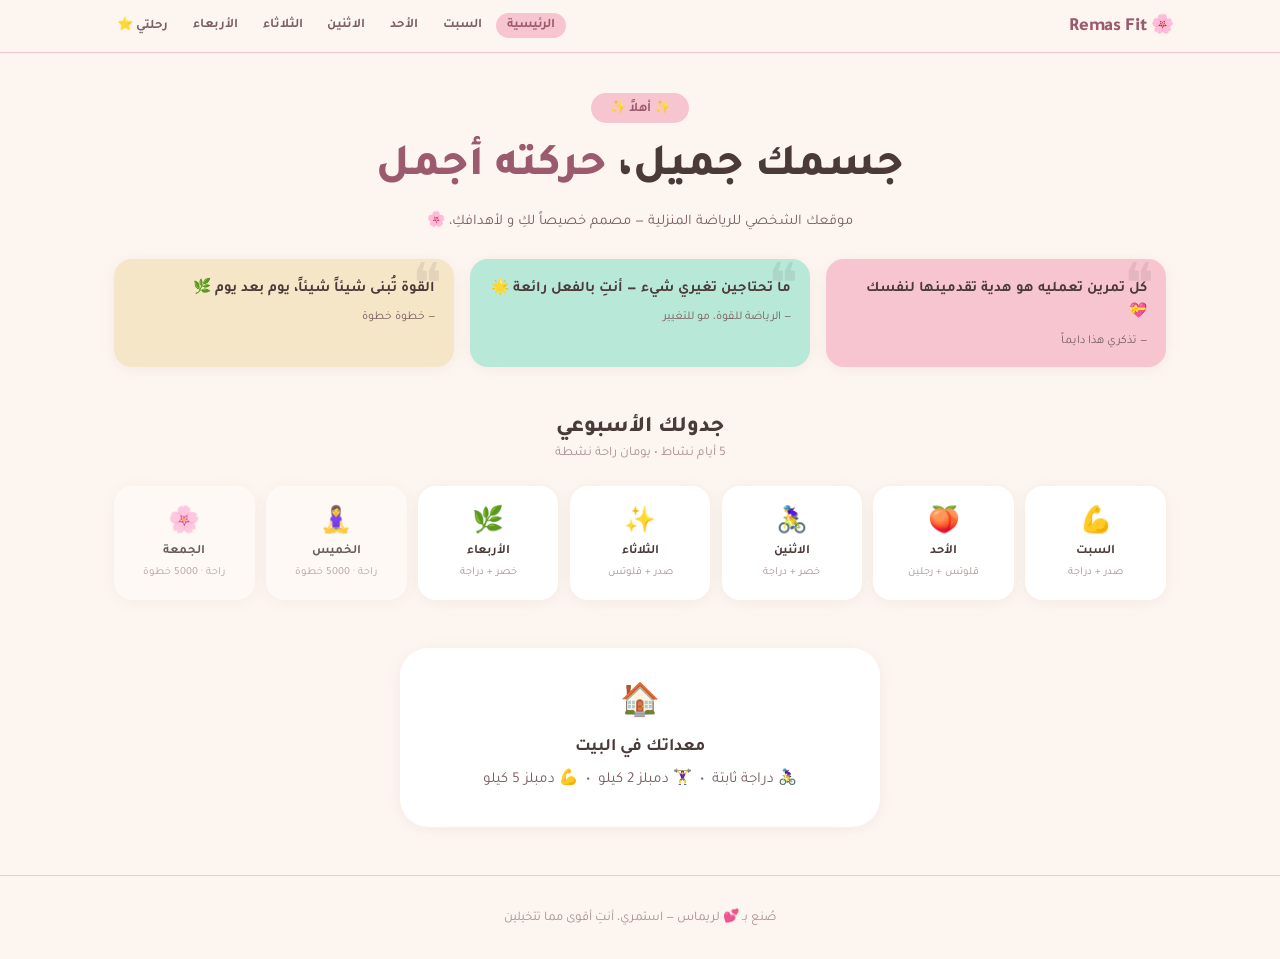
<file: index.html>
<!DOCTYPE html>
<html lang="ar" dir="rtl">
<head>
<meta charset="UTF-8"/>
<meta name="viewport" content="width=device-width, initial-scale=1.0"/>
  <link rel="manifest" href="manifest.json"/>
  <meta name="mobile-web-app-capable" content="yes"/>
  <meta name="apple-mobile-web-app-capable" content="yes"/>
  <meta name="apple-mobile-web-app-status-bar-style" content="default"/>
  <meta name="apple-mobile-web-app-title" content="ريماس فت"/>
  <meta name="theme-color" content="#F7C5D0"/>
  <link rel="apple-touch-icon" href="icons/icon-192.png"/>
<title> Remas Fi — الرئيسية</title>
<link rel="stylesheet" href="style.css"/>
</head>
<body>

<nav>
  <div class="nav-inner">
    <a class="nav-logo" href="index.html">🌸 Remas Fit</a>
    <ul class="nav-links">
      <li><a href="index.html" class="active">الرئيسية</a></li>
      <li><a href="saturday.html">السبت</a></li>
      <li><a href="sunday.html">الأحد</a></li>
      <li><a href="monday.html">الاثنين</a></li>
      <li><a href="tuesday.html">الثلاثاء</a></li>
      <li><a href="wednesday.html">الأربعاء</a></li>
      <li><a href="my-journey.html">رحلتي ⭐</a></li>
    </ul>
  </div>
</nav>

<div class="hero">
  <div class="hero-badge">✨ أهلاً ✨</div>
  <h1>جسمك جميل، <span>حركته أجمل</span></h1>
  <p class="hero-sub">موقعك الشخصي للرياضة المنزلية — مصمم خصيصاً لكِ و لأهدافكِ،  🌸</p>
</div>

<div class="quotes-grid">
  <div class="quote-card">
    <p>كل تمرين تعمليه هو هدية تقدمينها لنفسك 💝</p>
    <span>— تذكري هذا دايماً</span>
  </div>
  <div class="quote-card">
    <p>ما تحتاجين تغيري شيء — أنتِ بالفعل رائعة 🌟</p>
    <span>— الرياضة للقوة، مو للتغيير</span>
  </div>
  <div class="quote-card">
    <p>القوة تُبنى شيئاً شيئاً، يوم بعد يوم 🌿</p>
    <span>— خطوة خطوة</span>
  </div>
</div>

<div class="section">
  <h2 class="section-title">جدولك الأسبوعي</h2>
  <p class="section-sub">5 أيام نشاط • يومان راحة نشطة</p>

  <div class="week-grid">
    <a class="day-card" href="saturday.html">
      <span class="day-emoji">💪</span>
      <span class="day-name">السبت</span>
      <span class="day-focus">صدر + دراجة</span>
    </a>
    <a class="day-card" href="sunday.html">
      <span class="day-emoji">🍑</span>
      <span class="day-name">الأحد</span>
      <span class="day-focus">قلوتس + رجلين</span>
    </a>
    <a class="day-card" href="monday.html">
      <span class="day-emoji">🚴‍♀️</span>
      <span class="day-name">الاثنين</span>
      <span class="day-focus">خصر + دراجة</span>
    </a>
    <a class="day-card" href="tuesday.html">
      <span class="day-emoji">✨</span>
      <span class="day-name">الثلاثاء</span>
      <span class="day-focus">صدر + قلوتس</span>
    </a>
    <a class="day-card" href="wednesday.html">
      <span class="day-emoji">🌿</span>
      <span class="day-name">الأربعاء</span>
      <span class="day-focus">خصر + دراجة</span>
    </a>
    <div class="day-card rest">
      <span class="day-emoji">🧘‍♀️</span>
      <span class="day-name">الخميس</span>
      <span class="day-focus">راحة · 5000 خطوة</span>
    </div>
    <div class="day-card rest">
      <span class="day-emoji">🌸</span>
      <span class="day-name">الجمعة</span>
      <span class="day-focus">راحة · 5000 خطوة</span>
    </div>
  </div>
</div>

<div class="section" style="text-align:center">
  <div style="background:var(--white);border-radius:var(--radius-lg);padding:2rem;box-shadow:var(--shadow-soft);display:inline-block;max-width:480px;width:100%">
    <span style="font-size:2rem">🏠</span>
    <h3 style="margin:0.8rem 0 0.5rem;font-size:1.1rem;font-weight:700">معداتك في البيت</h3>
    <p style="color:var(--text-mid);font-size:0.95rem;line-height:1.9">
      🚴‍♀️ دراجة ثابتة &nbsp;•&nbsp; 🏋️‍♀️ دمبلز 2 كيلو &nbsp;•&nbsp; 💪 دمبلز 5 كيلو
    </p>
  </div>
</div>

<footer>
  <p>صُنع بـ <span>💕</span> لريماس — استمري، أنتِ أقوى مما تتخيلين</p>
</footer>


<script>
if ('serviceWorker' in navigator) {
  window.addEventListener('load', () => {
    navigator.serviceWorker.register('/Remas-Fitness/sw.js');
  });
}
</script>

</body>
</html>
</file>
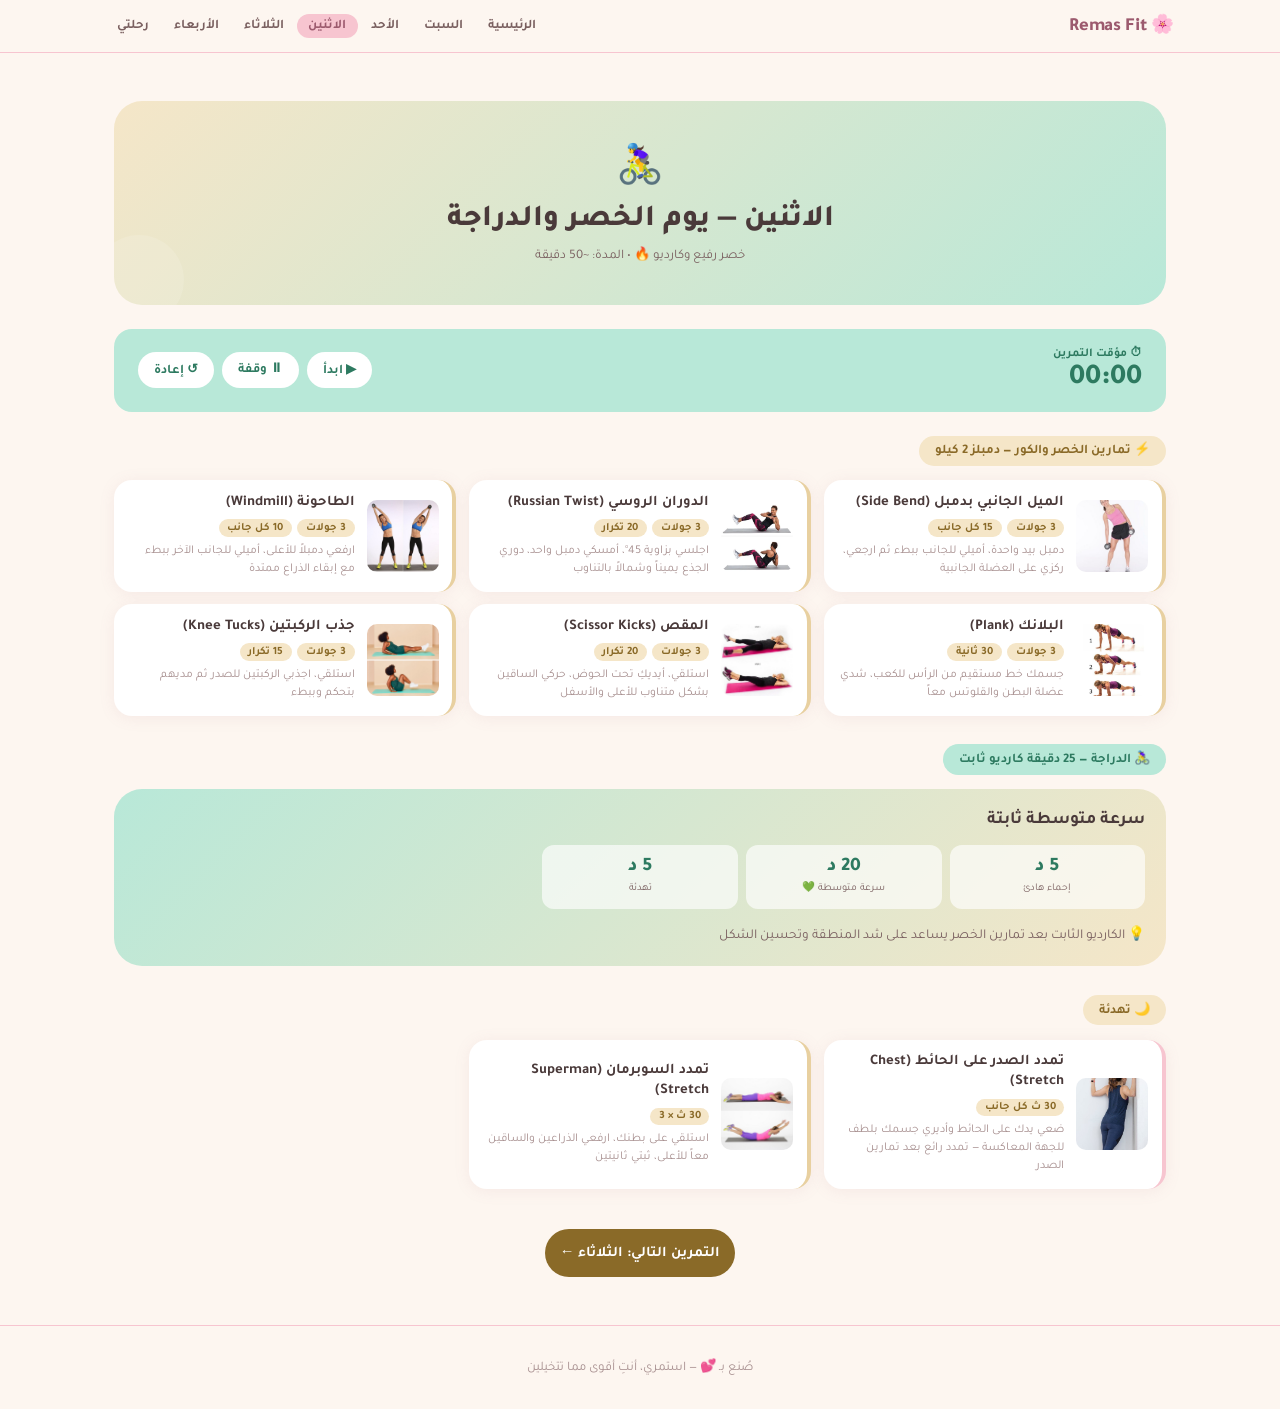
<file: monday.html>
<!DOCTYPE html>
<html lang="ar" dir="rtl">
<head>
<meta charset="UTF-8"/>
<meta name="viewport" content="width=device-width, initial-scale=1.0"/>
  <link rel="manifest" href="manifest.json"/>
  <meta name="mobile-web-app-capable" content="yes"/>
  <meta name="apple-mobile-web-app-capable" content="yes"/>
  <meta name="apple-mobile-web-app-status-bar-style" content="default"/>
  <meta name="apple-mobile-web-app-title" content="ريماس فت"/>
  <meta name="theme-color" content="#F7C5D0"/>
  <link rel="apple-touch-icon" href="icons/icon-192.png"/>
<title>الاثنين — خصر + دراجة | ريماس فت</title>
<link rel="stylesheet" href="style.css"/>
</head>
<body>
<nav>
  <div class="nav-inner">
    <a class="nav-logo" href="index.html"> 🌸 Remas Fit</a>
    <ul class="nav-links">
      <li><a href="index.html">الرئيسية</a></li>
      <li><a href="saturday.html">السبت</a></li>
      <li><a href="sunday.html">الأحد</a></li>
      <li><a href="monday.html" class="active">الاثنين</a></li>
      <li><a href="tuesday.html">الثلاثاء</a></li>
      <li><a href="wednesday.html">الأربعاء</a></li>
      <li><a href="my-journey.html">رحلتي </a></li>
    </ul>
  </div>
</nav>

<div class="section">
  <div class="day-hero" style="background:linear-gradient(135deg,var(--sand) 0%,var(--mint) 100%)">
    <span class="day-hero-emoji">🚴‍♀️</span>
    <h1>الاثنين — يوم الخصر والدراجة</h1>
    <p>خصر رفيع وكارديو 🔥 • المدة: ~50 دقيقة</p>
  </div>

  <div class="timer-bar">
    <div>
      <div class="timer-label">⏱ مؤقت التمرين</div>
      <div class="timer-display" id="timerDisplay">00:00</div>
    </div>
    <div class="timer-controls">
      <button class="timer-btn" onclick="startTimer()">▶ ابدأ</button>
      <button class="timer-btn" onclick="pauseTimer()">⏸ وقفة</button>
      <button class="timer-btn" onclick="resetTimer()">↺ إعادة</button>
    </div>
  </div>

  <div class="workout-section">
    <div class="workout-label sand">⚡ تمارين الخصر والكور — دمبلز 2 كيلو</div>
    <div class="exercise-grid">

      <div class="exercise-card sand-border">
        <img class="exercise-img" src="images/Side bend with dumbbell.jpg" alt="ميل جانبي بدمبل" onerror="this.style.display='none';this.nextElementSibling.style.display='flex'"/>
        <div class="exercise-img-placeholder" style="display:none"><span>⚡</span>Side bend with dumbbell.jpg</div>
        <div class="exercise-body">
        <div class="exercise-name">الميل الجانبي بدمبل (Side Bend)</div>
        <div class="exercise-meta"><span class="pill sand">3 جولات</span><span class="pill sand">15 كل جانب</span></div>
        <div class="exercise-tip">دمبل بيد واحدة، أميلي للجانب ببطء ثم ارجعي، ركزي على العضلة الجانبية</div>
        </div>
      </div>

      <div class="exercise-card sand-border">
        <img class="exercise-img" src="images/Russian Twist.webp" alt="دوران روسي" onerror="this.style.display='none';this.nextElementSibling.style.display='flex'"/>
        <div class="exercise-img-placeholder" style="display:none"><span>⚡</span>Russian Twist.webp</div>
        <div class="exercise-body">
        <div class="exercise-name">الدوران الروسي (Russian Twist)</div>
        <div class="exercise-meta"><span class="pill sand">3 جولات</span><span class="pill sand">20 تكرار</span></div>
        <div class="exercise-tip">اجلسي بزاوية 45°، أمسكي دمبل واحد، دوري الجذع يميناً وشمالاً بالتناوب</div>
        </div>
      </div>

      <div class="exercise-card sand-border">
        <img class="exercise-img" src="images/Side Bend.jpg" alt="الطاحونة" onerror="this.style.display='none';this.nextElementSibling.style.display='flex'"/>
        <div class="exercise-img-placeholder" style="display:none"><span>⚡</span>Side Bend.jpg</div>
        <div class="exercise-body">
        <div class="exercise-name">الطاحونة (Windmill)</div>
        <div class="exercise-meta"><span class="pill sand">3 جولات</span><span class="pill sand">10 كل جانب</span></div>
        <div class="exercise-tip">ارفعي دمبلاً للأعلى، أميلي للجانب الآخر ببطء مع إبقاء الذراع ممتدة</div>
        </div>
      </div>

      <div class="exercise-card sand-border">
        <img class="exercise-img" src="images/Plank.jpg" alt="بلانك" onerror="this.style.display='none';this.nextElementSibling.style.display='flex'"/>
        <div class="exercise-img-placeholder" style="display:none"><span>⚡</span>Plank.jpg</div>
        <div class="exercise-body">
        <div class="exercise-name">البلانك (Plank)</div>
        <div class="exercise-meta"><span class="pill sand">3 جولات</span><span class="pill sand">30 ثانية</span></div>
        <div class="exercise-tip">جسمك خط مستقيم من الرأس للكعب، شدي عضلة البطن والقلوتس معاً</div>
        </div>
      </div>

      <div class="exercise-card sand-border">
        <img class="exercise-img" src="images/Scissor Kicks.jpg" alt="مقص" onerror="this.style.display='none';this.nextElementSibling.style.display='flex'"/>
        <div class="exercise-img-placeholder" style="display:none"><span>⚡</span>Scissor Kicks.jpg</div>
        <div class="exercise-body">
        <div class="exercise-name">المقص (Scissor Kicks)</div>
        <div class="exercise-meta"><span class="pill sand">3 جولات</span><span class="pill sand">20 تكرار</span></div>
        <div class="exercise-tip">استلقي، أيديكِ تحت الحوض، حركي الساقين بشكل متناوب للأعلى والأسفل</div>
        </div>
      </div>

      <div class="exercise-card sand-border">
        <img class="exercise-img" src="images/Knee Tucks.jpg" alt="جذب الركبتين" onerror="this.style.display='none';this.nextElementSibling.style.display='flex'"/>
        <div class="exercise-img-placeholder" style="display:none"><span>⚡</span>Knee Tucks.jpg</div>
        <div class="exercise-body">
        <div class="exercise-name">جذب الركبتين (Knee Tucks)</div>
        <div class="exercise-meta"><span class="pill sand">3 جولات</span><span class="pill sand">15 تكرار</span></div>
        <div class="exercise-tip">استلقي، اجذبي الركبتين للصدر ثم مديهم بتحكم وببطء</div>
        </div>
      </div>

    </div>
  </div>

  <div class="workout-section">
    <div class="workout-label mint">🚴‍♀️ الدراجة — 25 دقيقة كارديو ثابت</div>
    <div class="bike-card">
      <h3>سرعة متوسطة ثابتة</h3>
      <div class="bike-intervals">
        <div class="interval-step"><span class="time">5 د</span><span class="desc">إحماء هادئ</span></div>
        <div class="interval-step"><span class="time">20 د</span><span class="desc">سرعة متوسطة 💚</span></div>
        <div class="interval-step"><span class="time">5 د</span><span class="desc">تهدئة</span></div>
      </div>
      <p style="margin-top:1rem;font-size:0.85rem;color:var(--text-mid)">💡 الكارديو الثابت بعد تمارين الخصر يساعد على شد المنطقة وتحسين الشكل</p>
    </div>
  </div>

  <div class="workout-section">
    <div class="workout-label sand">🌙 تهدئة</div>
    <div class="exercise-grid">
      <div class="exercise-card">
        <img class="exercise-img" src="images/Chest stretch on the wall.jpg" alt="تمدد الصدر على الحائط" onerror="this.style.display='none';this.nextElementSibling.style.display='flex'"/>
        <div class="exercise-img-placeholder" style="display:none"><span>🌙</span>Chest stretch on the wall.jpg</div>
        <div class="exercise-body">
        <div class="exercise-name">تمدد الصدر على الحائط (Chest Stretch)</div>
        <div class="exercise-meta"><span class="pill sand">30 ث كل جانب</span></div>
        <div class="exercise-tip">ضعي يدك على الحائط وأديري جسمك بلطف للجهة المعاكسة — تمدد رائع بعد تمارين الصدر</div>
        </div>
      </div>
      <div class="exercise-card sand-border">
        <img class="exercise-img" src="images/Superman stretch.jpg" alt="سوبرمان ستريتش" onerror="this.style.display='none';this.nextElementSibling.style.display='flex'"/>
        <div class="exercise-img-placeholder" style="display:none"><span>🌙</span>Superman stretch.jpg</div>
        <div class="exercise-body">
        <div class="exercise-name">تمدد السوبرمان (Superman Stretch)</div>
        <div class="exercise-meta"><span class="pill sand">30 ث × 3</span></div>
        <div class="exercise-tip">استلقي على بطنك، ارفعي الذراعين والساقين معاً للأعلى، ثبتي ثانيتين</div>
        </div>
      </div>
    </div>
  </div>

  <div style="text-align:center;margin-top:2.5rem">
    <a class="next-btn sand" href="tuesday.html">التمرين التالي: الثلاثاء ←</a>
  </div>
</div>

<footer>
  <p>صُنع بـ <span>💕</span>  — استمري، أنتِ أقوى مما تتخيلين</p>
</footer>
<script>
let t=0,running=false,iv;
function fmt(s){return String(Math.floor(s/60)).padStart(2,'0')+':'+String(s%60).padStart(2,'0');}
function startTimer(){if(!running){running=true;iv=setInterval(()=>{t++;document.getElementById('timerDisplay').textContent=fmt(t);},1000);}}
function pauseTimer(){running=false;clearInterval(iv);}
function resetTimer(){pauseTimer();t=0;document.getElementById('timerDisplay').textContent='00:00';}
</script>

<script>
if ('serviceWorker' in navigator) {
  window.addEventListener('load', () => {
    navigator.serviceWorker.register('/Remas-Fitness/sw.js');
  });
}
</script>

</body>
</html>
</file>
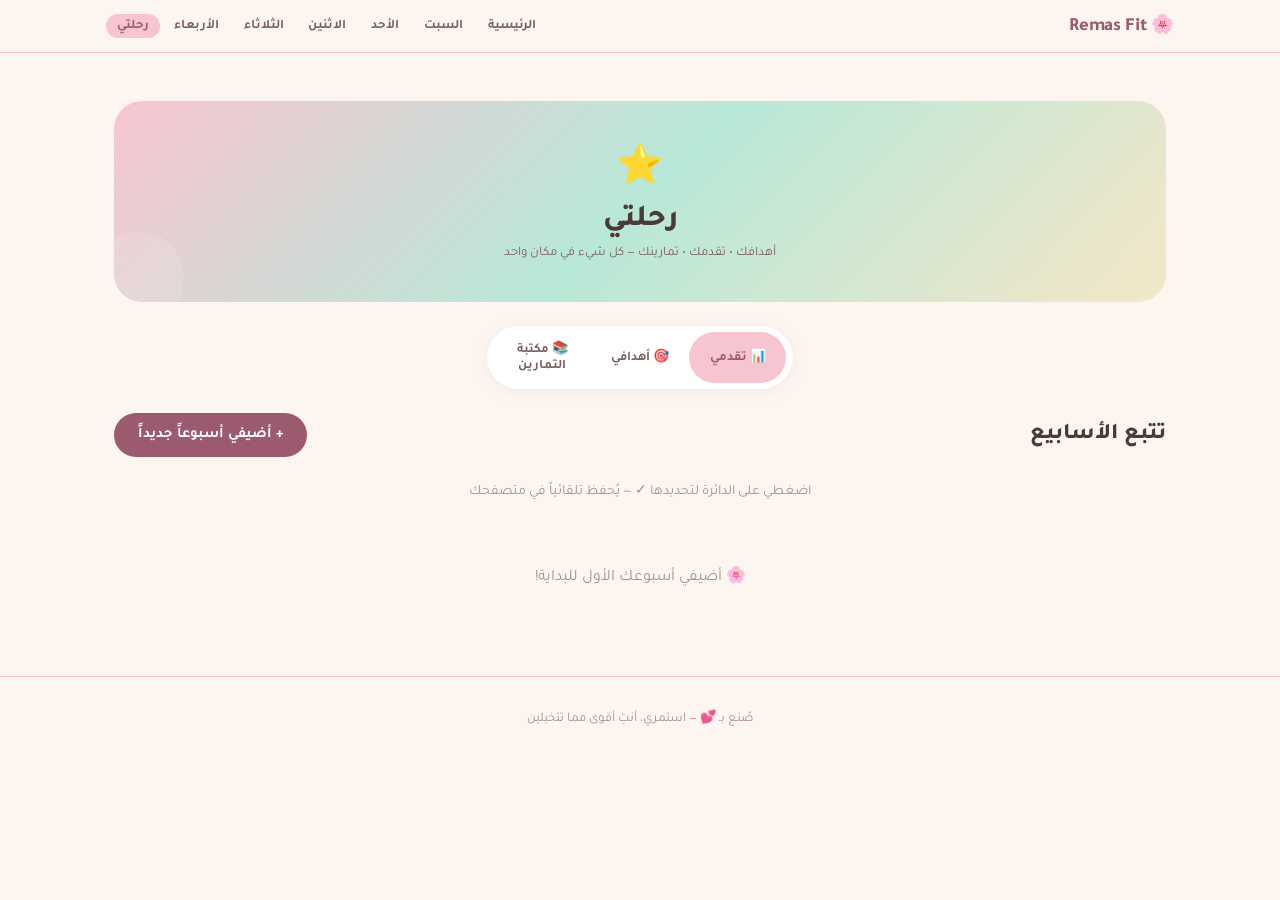
<file: my-journey.html>
<!DOCTYPE html>
<html lang="ar" dir="rtl">
<head>
<meta charset="UTF-8"/>
<meta name="viewport" content="width=device-width, initial-scale=1.0"/>
  <link rel="manifest" href="manifest.json"/>
  <meta name="mobile-web-app-capable" content="yes"/>
  <meta name="apple-mobile-web-app-capable" content="yes"/>
  <meta name="apple-mobile-web-app-status-bar-style" content="default"/>
  <meta name="apple-mobile-web-app-title" content="ريماس فت"/>
  <meta name="theme-color" content="#F7C5D0"/>
  <link rel="apple-touch-icon" href="icons/icon-192.png"/>
<title>رحلتي | ريماس فت</title>
<link rel="stylesheet" href="style.css"/>
</head>
<body>

<nav>
  <div class="nav-inner">
    <a class="nav-logo" href="index.html">🌸 Remas Fit</a>
    <ul class="nav-links">
      <li><a href="index.html">الرئيسية</a></li>
      <li><a href="saturday.html">السبت</a></li>
      <li><a href="sunday.html">الأحد</a></li>
      <li><a href="monday.html">الاثنين</a></li>
      <li><a href="tuesday.html">الثلاثاء</a></li>
      <li><a href="wednesday.html">الأربعاء</a></li>
      <li><a href="my-journey.html" class="active">رحلتي </a></li>
    </ul>
  </div>
</nav>

<div class="section">

  <div class="day-hero" style="background:linear-gradient(135deg,var(--blush) 0%,var(--mint) 50%,var(--sand) 100%)">
    <span class="day-hero-emoji">⭐</span>
    <h1>رحلتي</h1>
    <p>أهدافك • تقدمك • تمارينك — كل شيء في مكان واحد</p>
  </div>

  <!-- التابات -->
  <div class="journey-tabs">
    <button class="tab-btn active" onclick="switchTab(this,'progress')">📊 تقدمي</button>
    <button class="tab-btn" onclick="switchTab(this,'goals')">🎯 أهدافي</button>
    <button class="tab-btn" onclick="switchTab(this,'library')">📚 مكتبة التمارين</button>
  </div>

  <!-- ═══════════ تقدمي ═══════════ -->
  <div class="tab-content active" id="tab-progress">

    <div style="display:flex;align-items:center;justify-content:space-between;flex-wrap:wrap;gap:1rem;margin-bottom:1.5rem">
      <h2 class="section-title" style="margin:0">تتبع الأسابيع</h2>
      <button class="save-btn" onclick="addWeek()">+ أضيفي أسبوعاً جديداً</button>
    </div>
    <p style="text-align:center;color:var(--text-light);font-size:0.88rem;margin-bottom:1.5rem">
      اضغطي على الدائرة لتحديدها ✓ — يُحفظ تلقائياً في متصفحك
    </p>

    <div id="weeks-container"></div>

    <div id="streak-box" style="display:none;background:var(--blush);border-radius:var(--radius-md);padding:1.2rem;text-align:center;margin-top:1rem">
      <p id="streak-text" style="font-weight:700;color:var(--blush-text);font-size:1rem"></p>
    </div>
  </div>

  <!-- ═══════════ أهدافي ═══════════ -->
  <div class="tab-content" id="tab-goals">

    <h2 class="section-title">أهدافي الشخصية</h2>
    <p class="section-sub">اكتبي أهدافك — تُحفظ تلقائياً في متصفحك</p>

    <div class="goals-grid">
      <div class="goal-card">
        <span class="goal-icon">💪</span>
        <h3>هدف الصدر</h3>
        <input class="goal-input" id="goal-chest" type="text" placeholder="مثال: تمرين بوش آب كامل" oninput="saveGoal('chest',this.value)"/>
      </div>
      <div class="goal-card">
        <span class="goal-icon">🍑</span>
        <h3>هدف القلوتس</h3>
        <input class="goal-input" id="goal-glutes" type="text" placeholder="مثال: رفع الوزن في الهيب ثراست" oninput="saveGoal('glutes',this.value)"/>
      </div>
      <div class="goal-card">
        <span class="goal-icon">⚡</span>
        <h3>هدف الخصر</h3>
        <input class="goal-input" id="goal-waist" type="text" placeholder="مثال: بلانك دقيقة كاملة" oninput="saveGoal('waist',this.value)"/>
      </div>
      <div class="goal-card">
        <span class="goal-icon">🚴‍♀️</span>
        <h3>هدف الدراجة</h3>
        <input class="goal-input" id="goal-bike" type="text" placeholder="مثال: 30 دقيقة HIIT" oninput="saveGoal('bike',this.value)"/>
      </div>
      <div class="goal-card">
        <span class="goal-icon">🌟</span>
        <h3>هدفي الكبير</h3>
        <input class="goal-input" id="goal-main" type="text" placeholder="اكتبي حلمك..." oninput="saveGoal('main',this.value)"/>
      </div>
      <div class="goal-card">
        <span class="goal-icon">📅</span>
        <h3>بدأت في</h3>
        <input class="goal-input" id="goal-start" type="date" oninput="saveGoal('start',this.value)"/>
      </div>
    </div>

    <div style="background:var(--mint);border-radius:var(--radius-md);padding:1.5rem;margin-top:2rem;text-align:center">
      <p style="font-weight:700;color:var(--mint-text);font-size:1rem">🌿 تذكري: أنتِ تتدربين لأنك تحبين جسمك، مو لتغييره</p>
    </div>
  </div>

  <!-- ═══════════ مكتبة التمارين ═══════════ -->
  <div class="tab-content" id="tab-library">

    <h2 class="section-title">مكتبة التمارين</h2>
    <p class="section-sub">كل تمارينك في مكان واحد للرجوع إليها</p>

    <div class="library-filter">
      <button class="filter-btn active" onclick="filterLib(this,'all')">الكل</button>
      <button class="filter-btn" onclick="filterLib(this,'chest')">💪 صدر</button>
      <button class="filter-btn" onclick="filterLib(this,'glutes')">🍑 قلوتس</button>
      <button class="filter-btn" onclick="filterLib(this,'waist')">⚡ خصر</button>
      <button class="filter-btn" onclick="filterLib(this,'bike')">🚴‍♀️ دراجة</button>
    </div>

    <div class="exercise-grid" id="library-grid"></div>
  </div>

</div>

<footer>
  <p>صُنع بـ <span>💕</span>  — استمري، أنتِ أقوى مما تتخيلين</p>
</footer>

<script>
/* ── تابات ── */
function switchTab(btn, name) {
  document.querySelectorAll('.tab-content').forEach(t => t.classList.remove('active'));
  document.querySelectorAll('.tab-btn').forEach(b => b.classList.remove('active'));
  document.getElementById('tab-' + name).classList.add('active');
  btn.classList.add('active');
}

/* ── تقدم ── */
const DAY_NAMES = ['السبت','الأحد','الاثنين','الثلاثاء','الأربعاء','الخميس','الجمعة'];
const DAY_SHORT = ['س','أح','إث','ث','أر','خ','ج'];
const IS_REST   = [false,false,false,false,false,true,true];

function getProgress() { try { return JSON.parse(localStorage.getItem('reemas_progress')||'[]'); } catch { return []; } }
function setProgress(d) { localStorage.setItem('reemas_progress', JSON.stringify(d)); }

function addWeek() {
  const d = getProgress();
  d.push({ note:'', days:[false,false,false,false,false,false,false] });
  setProgress(d);
  renderWeeks();
}

function toggleDay(wi, di) {
  const d = getProgress();
  d[wi].days[di] = !d[wi].days[di];
  setProgress(d);
  renderWeeks();
}

function saveNote(wi, val) {
  const d = getProgress();
  d[wi].note = val;
  setProgress(d);
}

function deleteWeek(wi) {
  const d = getProgress();
  d.splice(wi, 1);
  setProgress(d);
  renderWeeks();
}

function renderWeeks() {
  const data = getProgress();
  const box = document.getElementById('weeks-container');

  if (!data.length) {
    box.innerHTML = `<div style="text-align:center;padding:2.5rem;color:var(--text-light)">
      <p style="font-size:1rem">🌸 أضيفي أسبوعك الأول للبداية!</p></div>`;
    document.getElementById('streak-box').style.display = 'none';
    return;
  }

  box.innerHTML = data.map((w, wi) => {
    const activeDone = w.days.slice(0,5).filter(Boolean).length;
    return `<div class="progress-week">
      <div style="display:flex;align-items:center;justify-content:space-between;margin-bottom:1rem;flex-wrap:wrap;gap:0.5rem">
        <h3>الأسبوع ${wi+1} &nbsp;<span style="font-size:0.8rem;color:var(--text-light);font-weight:400">${activeDone}/5 أيام نشاط</span></h3>
        <button onclick="deleteWeek(${wi})" style="background:none;border:none;color:var(--text-light);cursor:pointer;font-size:0.85rem;font-family:Tajawal,sans-serif">🗑 حذف</button>
      </div>
      <div class="progress-days">
        ${w.days.map((done,di) => `
          <div title="${DAY_NAMES[di]}"
               class="progress-day${done?' done':''}${IS_REST[di]?' rest-day':''}"
               onclick="toggleDay(${wi},${di})">
            ${done ? '✓' : DAY_SHORT[di]}
          </div>`).join('')}
      </div>
      <div style="margin-top:0.5rem;font-size:0.78rem;color:var(--text-light);display:flex;gap:1rem;flex-wrap:wrap">
        <span>🔵 نشاط &nbsp; 🟢 راحة</span>
        <span style="margin-right:auto">${w.days.filter(Boolean).length}/7 محدد</span>
      </div>
      <div class="note-box">
        <textarea placeholder="📝 ملاحظات الأسبوع..."
          oninput="saveNote(${wi},this.value)">${w.note||''}</textarea>
      </div>
    </div>`;
  }).join('');

  // streak
  const total = data.reduce((a,w) => a + w.days.slice(0,5).filter(Boolean).length, 0);
  const sbox = document.getElementById('streak-box');
  if (total > 0) {
    sbox.style.display = 'block';
    document.getElementById('streak-text').textContent = `🔥 أكملتِ ${total} يوم تمرين حتى الآن — رائعة يا ريماس!`;
  } else {
    sbox.style.display = 'none';
  }
}

/* ── أهداف ── */
function saveGoal(k,v) { localStorage.setItem('reemas_goal_'+k, v); }
function loadGoals() {
  ['chest','glutes','waist','bike','main','start'].forEach(k => {
    const el = document.getElementById('goal-'+k);
    const v  = localStorage.getItem('reemas_goal_'+k);
    if (el && v) el.value = v;
  });
}

/* ── مكتبة ── */
const EX = [
  {c:'chest', n:'تمرين الفلاي',          s:'3×12',   w:'5 كيلو',     t:'ذراعان على شكل هلال، إبقاء الكوع مقوساً'},
  {c:'chest', n:'الضغط بالدمبلز',        s:'3×10',   w:'5 كيلو',     t:'ارفعي عمودياً ثم أنزلي بتحكم'},
  {c:'chest', n:'بوش آب معدّل',          s:'3×10',   w:'وزن الجسم',  t:'ركبتان على الأرض، جسم مستقيم'},
  {c:'chest', n:'البولوفر',              s:'3×12',   w:'5 كيلو',     t:'من الصدر خلف الرأس ببطء'},
  {c:'chest', n:'إنكلاين برس',           s:'3×12',   w:'5 كيلو',     t:'يركز على الجزء العلوي للصدر'},
  {c:'glutes',n:'سكوات جوبلت',           s:'4×15',   w:'5 كيلو',     t:'ركبتان خارج أصابع القدمين'},
  {c:'glutes',n:'هيب ثراست',             s:'4×15',   w:'5 كيلو',     t:'اضغطي القلوتس جيداً في الأعلى'},
  {c:'glutes',n:'رومانيان ديدليفت',       s:'3×12',   w:'5 كيلو',     t:'اشعري بالشد بالهامسترينج'},
  {c:'glutes',n:'لانج عكسي',             s:'3×10/ر', w:'5 كيلو',     t:'خطوة للخلف وارجعي بقوة'},
  {c:'glutes',n:'كيك باك',               s:'3×15/ر', w:'وزن الجسم',  t:'ارفعي للخلف واضغطي القلوتس'},
  {c:'glutes',n:'كلام شيل',              s:'3×20/ج', w:'وزن الجسم',  t:'قدمان معاً، افتحي الركبة للأعلى'},
  {c:'glutes',n:'سكوات النبض',           s:'3×20',   w:'وزن الجسم',  t:'ابقي في الأسفل وانبضي'},
  {c:'waist', n:'ميل جانبي',             s:'3×15/ج', w:'2 كيلو',     t:'ببطء وتحكم كامل'},
  {c:'waist', n:'دوران روسي',            s:'3×20',   w:'2 كيلو',     t:'دوري يميناً وشمالاً'},
  {c:'waist', n:'الطاحونة',              s:'3×10/ج', w:'2 كيلو',     t:'ذراع ممتدة للأعلى دايماً'},
  {c:'waist', n:'البلانك',               s:'3×30 ث', w:'وزن الجسم',  t:'جسم مستقيم، شدي الكور'},
  {c:'waist', n:'المقص',                 s:'3×20',   w:'وزن الجسم',  t:'أيدٍ تحت الحوض للدعم'},
  {c:'waist', n:'بايسيكل كرانش',         s:'3×20/ج', w:'وزن الجسم',  t:'كوع للركبة المعاكسة'},
  {c:'bike',  n:'كارديو HIIT',           s:'20 د',   w:'دراجة',      t:'30ث سريع / 60ث هادئ × 8'},
  {c:'bike',  n:'كارديو ثابت',           s:'25 د',   w:'دراجة',      t:'سرعة متوسطة ثابتة'},
];

const COLORS = { chest:'', glutes:'mint-border', waist:'sand-border', bike:'mint-border' };
const PILLS  = { chest:'blush', glutes:'mint', waist:'sand', bike:'mint' };
let curFilter = 'all';

function filterLib(btn, cat) {
  curFilter = cat;
  document.querySelectorAll('.filter-btn').forEach(b => b.classList.remove('active'));
  btn.classList.add('active');
  renderLib();
}

function renderLib() {
  const list = curFilter === 'all' ? EX : EX.filter(e => e.c === curFilter);
  document.getElementById('library-grid').innerHTML = list.map(e => `
    <div class="exercise-card ${COLORS[e.c]||''}">
      <div class="exercise-name">${e.n}</div>
      <div class="exercise-meta">
        <span class="pill ${PILLS[e.c]}">${e.s}</span>
        <span class="pill">${e.w}</span>
      </div>
      <div class="exercise-tip">${e.t}</div>
    </div>`).join('');
}

/* ── تهيئة ── */
renderWeeks();
loadGoals();
renderLib();
</script>

<script>
if ('serviceWorker' in navigator) {
  window.addEventListener('load', () => {
    navigator.serviceWorker.register('/Remas-Fitness/sw.js');
  });
}
</script>

</body>
</html>
</file>
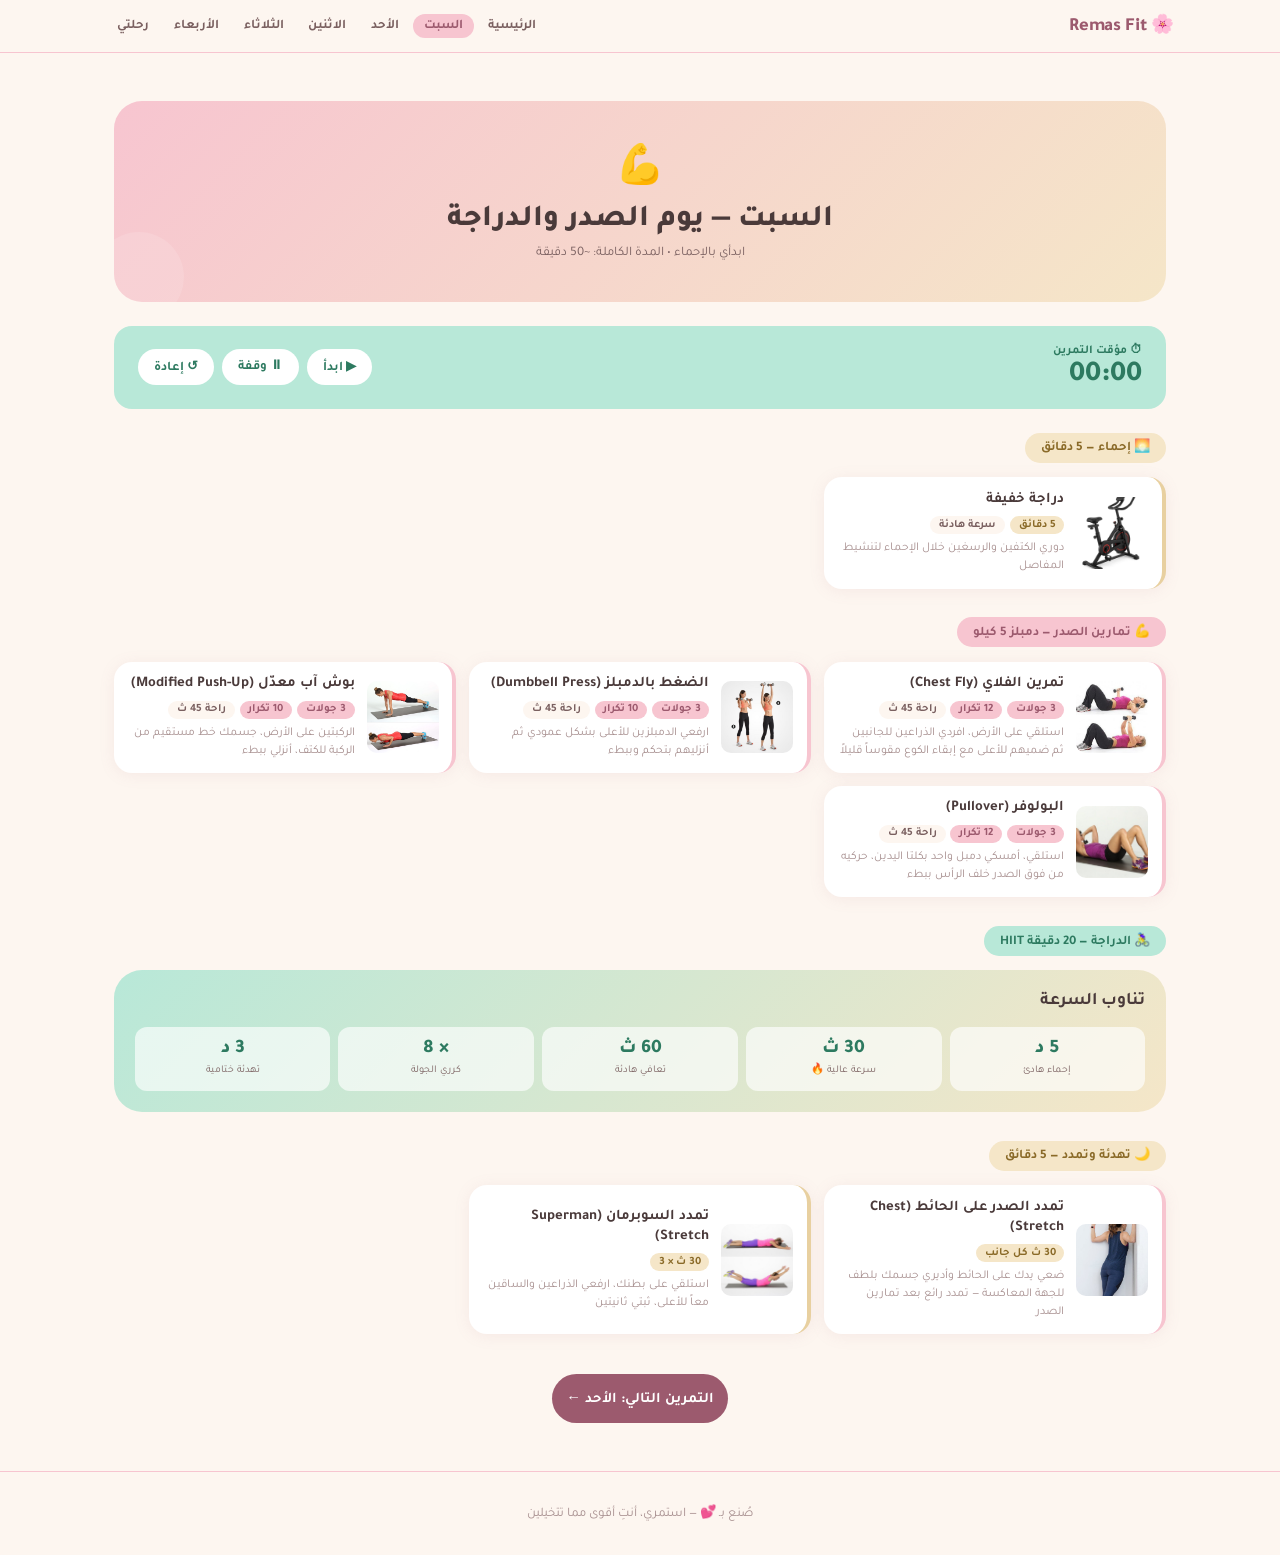
<file: saturday.html>
<!DOCTYPE html>
<html lang="ar" dir="rtl">
<head>
<meta charset="UTF-8"/>
<meta name="viewport" content="width=device-width, initial-scale=1.0"/>
  <link rel="manifest" href="manifest.json"/>
  <meta name="mobile-web-app-capable" content="yes"/>
  <meta name="apple-mobile-web-app-capable" content="yes"/>
  <meta name="apple-mobile-web-app-status-bar-style" content="default"/>
  <meta name="apple-mobile-web-app-title" content="ريماس فت"/>
  <meta name="theme-color" content="#F7C5D0"/>
  <link rel="apple-touch-icon" href="icons/icon-192.png"/>
<title>السبت — صدر + دراجة | ريماس فت</title>
<link rel="stylesheet" href="style.css"/>
</head>
<body>
<nav>
  <div class="nav-inner">
    <a class="nav-logo" href="index.html">🌸 Remas Fit</a>
    <ul class="nav-links">
      <li><a href="index.html">الرئيسية</a></li>
      <li><a href="saturday.html" class="active">السبت</a></li>
      <li><a href="sunday.html">الأحد</a></li>
      <li><a href="monday.html">الاثنين</a></li>
      <li><a href="tuesday.html">الثلاثاء</a></li>
      <li><a href="wednesday.html">الأربعاء</a></li>
      <li><a href="my-journey.html">رحلتي </a></li>
    </ul>
  </div>
</nav>

<div class="section">
  <div class="day-hero">
    <span class="day-hero-emoji">💪</span>
    <h1>السبت — يوم الصدر والدراجة</h1>
    <p>ابدأي بالإحماء • المدة الكاملة: ~50 دقيقة</p>
  </div>

  <div class="timer-bar">
    <div>
      <div class="timer-label">⏱ مؤقت التمرين</div>
      <div class="timer-display" id="timerDisplay">00:00</div>
    </div>
    <div class="timer-controls">
      <button class="timer-btn" onclick="startTimer()">▶ ابدأ</button>
      <button class="timer-btn" onclick="pauseTimer()">⏸ وقفة</button>
      <button class="timer-btn" onclick="resetTimer()">↺ إعادة</button>
    </div>
  </div>

  <div class="workout-section">
    <div class="workout-label sand">🌅 إحماء — 5 دقائق</div>
    <div class="exercise-grid">
      <div class="exercise-card sand-border">
        <img class="exercise-img" src="images/bike.jpg" alt="دراجة إحماء" onerror="this.style.display='none';this.nextElementSibling.style.display='flex'"/>
        <div class="exercise-img-placeholder" style="display:none"><span>🚴‍♀️</span>bike.jpg</div>
        <div class="exercise-body">
        <div class="exercise-name">دراجة خفيفة</div>
        <div class="exercise-meta"><span class="pill sand">5 دقائق</span><span class="pill">سرعة هادئة</span></div>
        <div class="exercise-tip">دوري الكتفين والرسغين خلال الإحماء لتنشيط المفاصل</div>
        </div>
      </div>
    </div>
  </div>

  <div class="workout-section">
    <div class="workout-label">💪 تمارين الصدر — دمبلز 5 كيلو</div>
    <div class="exercise-grid">

      <div class="exercise-card">
        <img class="exercise-img" src="images/Chest Fly.jpg" alt="تمرين الفلاي" onerror="this.style.display='none';this.nextElementSibling.style.display='flex'"/>
        <div class="exercise-img-placeholder" style="display:none"><span>💪</span>Chest Fly.jpg</div>
        <div class="exercise-body">
        <div class="exercise-name">تمرين الفلاي (Chest Fly)</div>
        <div class="exercise-meta"><span class="pill blush">3 جولات</span><span class="pill blush">12 تكرار</span><span class="pill">راحة 45 ث</span></div>
        <div class="exercise-tip">استلقي على الأرض، افردي الذراعين للجانبين ثم ضميهم للأعلى مع إبقاء الكوع مقوساً قليلاً</div>
        </div>
      </div>

      <div class="exercise-card">
        <img class="exercise-img" src="images/Dumbbell Press.jpg" alt="الضغط بالدمبلز" onerror="this.style.display='none';this.nextElementSibling.style.display='flex'"/>
        <div class="exercise-img-placeholder" style="display:none"><span>💪</span>Dumbbell Press.jpg</div>
        <div class="exercise-body">
        <div class="exercise-name">الضغط بالدمبلز (Dumbbell Press)</div>
        <div class="exercise-meta"><span class="pill blush">3 جولات</span><span class="pill blush">10 تكرار</span><span class="pill">راحة 45 ث</span></div>
        <div class="exercise-tip">ارفعي الدمبلزين للأعلى بشكل عمودي ثم أنزليهم بتحكم وببطء</div>
        </div>
      </div>

      <div class="exercise-card">
        <img class="exercise-img" src="images/Push-Up.jpg" alt="بوش آب معدّل" onerror="this.style.display='none';this.nextElementSibling.style.display='flex'"/>
        <div class="exercise-img-placeholder" style="display:none"><span>💪</span>Push-Up.jpg</div>
        <div class="exercise-body">
        <div class="exercise-name">بوش آب معدّل (Modified Push-Up)</div>
        <div class="exercise-meta"><span class="pill blush">3 جولات</span><span class="pill blush">10 تكرار</span><span class="pill">راحة 45 ث</span></div>
        <div class="exercise-tip">الركبتين على الأرض، جسمك خط مستقيم من الركبة للكتف، أنزلي ببطء</div>
        </div>
      </div>

      <div class="exercise-card">
        <img class="exercise-img" src="images/Pullover.jpg" alt="البولوفر" onerror="this.style.display='none';this.nextElementSibling.style.display='flex'"/>
        <div class="exercise-img-placeholder" style="display:none"><span>💪</span>Pullover.jpg</div>
        <div class="exercise-body">
        <div class="exercise-name">البولوفر (Pullover)</div>
        <div class="exercise-meta"><span class="pill blush">3 جولات</span><span class="pill blush">12 تكرار</span><span class="pill">راحة 45 ث</span></div>
        <div class="exercise-tip">استلقي، أمسكي دمبل واحد بكلتا اليدين، حركيه من فوق الصدر خلف الرأس ببطء</div>
        </div>
      </div>

    </div>
  </div>

  <div class="workout-section">
    <div class="workout-label mint">🚴‍♀️ الدراجة — 20 دقيقة HIIT</div>
    <div class="bike-card">
      <h3>تناوب السرعة</h3>
      <div class="bike-intervals">
        <div class="interval-step"><span class="time">5 د</span><span class="desc">إحماء هادئ</span></div>
        <div class="interval-step"><span class="time">30 ث</span><span class="desc">سرعة عالية 🔥</span></div>
        <div class="interval-step"><span class="time">60 ث</span><span class="desc">تعافي هادئة</span></div>
        <div class="interval-step"><span class="time">× 8</span><span class="desc">كرري الجولة</span></div>
        <div class="interval-step"><span class="time">3 د</span><span class="desc">تهدئة ختامية</span></div>
      </div>
    </div>
  </div>

  <div class="workout-section">
    <div class="workout-label sand">🌙 تهدئة وتمدد — 5 دقائق</div>
    <div class="exercise-grid">
      <div class="exercise-card">
        <img class="exercise-img" src="images/Chest stretch on the wall.jpg" alt="تمدد الصدر على الحائط" onerror="this.style.display='none';this.nextElementSibling.style.display='flex'"/>
        <div class="exercise-img-placeholder" style="display:none"><span>🌙</span>Chest stretch on the wall.jpg</div>
        <div class="exercise-body">
        <div class="exercise-name">تمدد الصدر على الحائط (Chest Stretch)</div>
        <div class="exercise-meta"><span class="pill sand">30 ث كل جانب</span></div>
        <div class="exercise-tip">ضعي يدك على الحائط وأديري جسمك بلطف للجهة المعاكسة — تمدد رائع بعد تمارين الصدر</div>
        </div>
      </div>
      <div class="exercise-card sand-border">
        <img class="exercise-img" src="images/Superman stretch.jpg" alt="سوبرمان ستريتش" onerror="this.style.display='none';this.nextElementSibling.style.display='flex'"/>
        <div class="exercise-img-placeholder" style="display:none"><span>🌙</span>Superman stretch.jpg</div>
        <div class="exercise-body">
        <div class="exercise-name">تمدد السوبرمان (Superman Stretch)</div>
        <div class="exercise-meta"><span class="pill sand">30 ث × 3</span></div>
        <div class="exercise-tip">استلقي على بطنك، ارفعي الذراعين والساقين معاً للأعلى، ثبتي ثانيتين</div>
        </div>
      </div>
    </div>
  </div>

  <div style="text-align:center;margin-top:2.5rem">
    <a class="next-btn" href="sunday.html">التمرين التالي: الأحد ←</a>
  </div>
</div>

<footer>
  <p>صُنع بـ <span>💕</span>  — استمري، أنتِ أقوى مما تتخيلين</p>
</footer>
<script>
let t=0,running=false,iv;
function fmt(s){return String(Math.floor(s/60)).padStart(2,'0')+':'+String(s%60).padStart(2,'0');}
function startTimer(){if(!running){running=true;iv=setInterval(()=>{t++;document.getElementById('timerDisplay').textContent=fmt(t);},1000);}}
function pauseTimer(){running=false;clearInterval(iv);}
function resetTimer(){pauseTimer();t=0;document.getElementById('timerDisplay').textContent='00:00';}
</script>

<script>
if ('serviceWorker' in navigator) {
  window.addEventListener('load', () => {
    navigator.serviceWorker.register('/Remas-Fitness/sw.js');
  });
}
</script>

</body>
</html>
</file>
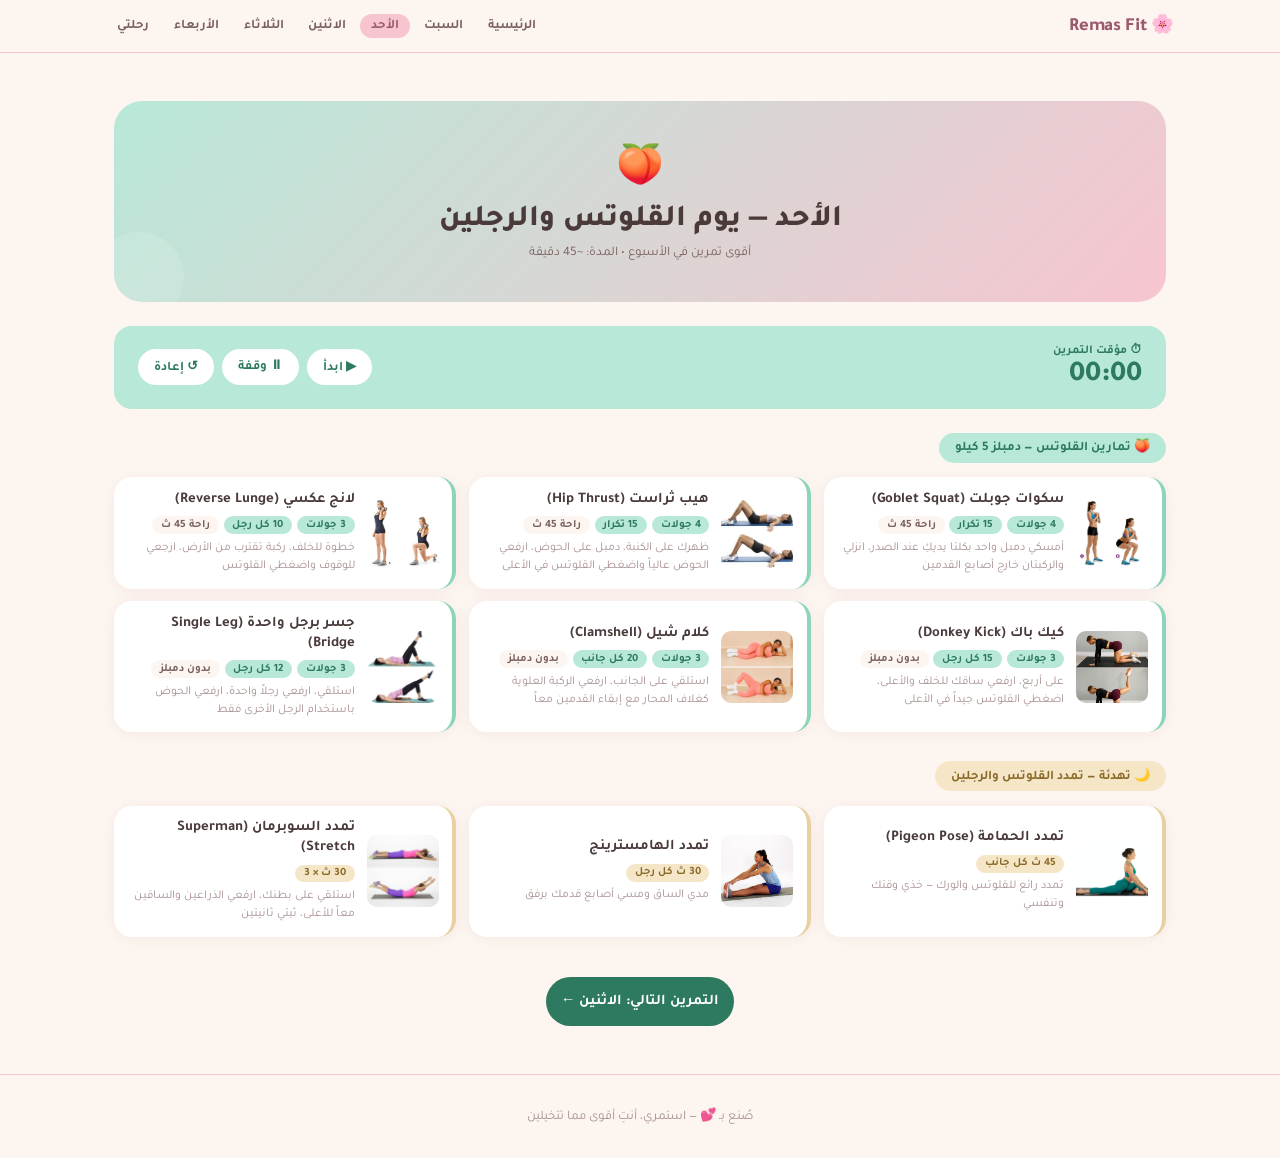
<file: sunday.html>
<!DOCTYPE html>
<html lang="ar" dir="rtl">
<head>
<meta charset="UTF-8"/>
<meta name="viewport" content="width=device-width, initial-scale=1.0"/>
  <link rel="manifest" href="manifest.json"/>
  <meta name="mobile-web-app-capable" content="yes"/>
  <meta name="apple-mobile-web-app-capable" content="yes"/>
  <meta name="apple-mobile-web-app-status-bar-style" content="default"/>
  <meta name="apple-mobile-web-app-title" content="ريماس فت"/>
  <meta name="theme-color" content="#F7C5D0"/>
  <link rel="apple-touch-icon" href="icons/icon-192.png"/>
<title>الأحد — قلوتس + رجلين | ريماس فت</title>
<link rel="stylesheet" href="style.css"/>
</head>
<body>
<nav>
  <div class="nav-inner">
    <a class="nav-logo" href="index.html">🌸 Remas Fit</a>
    <ul class="nav-links">
      <li><a href="index.html">الرئيسية</a></li>
      <li><a href="saturday.html">السبت</a></li>
      <li><a href="sunday.html" class="active">الأحد</a></li>
      <li><a href="monday.html">الاثنين</a></li>
      <li><a href="tuesday.html">الثلاثاء</a></li>
      <li><a href="wednesday.html">الأربعاء</a></li>
      <li><a href="my-journey.html">رحلتي </a></li>
    </ul>
  </div>
</nav>

<div class="section">
  <div class="day-hero" style="background:linear-gradient(135deg,var(--mint) 0%,var(--blush) 100%)">
    <span class="day-hero-emoji">🍑</span>
    <h1>الأحد — يوم القلوتس والرجلين</h1>
    <p>أقوى تمرين في الأسبوع • المدة: ~45 دقيقة</p>
  </div>

  <div class="timer-bar">
    <div>
      <div class="timer-label">⏱ مؤقت التمرين</div>
      <div class="timer-display" id="timerDisplay">00:00</div>
    </div>
    <div class="timer-controls">
      <button class="timer-btn" onclick="startTimer()">▶ ابدأ</button>
      <button class="timer-btn" onclick="pauseTimer()">⏸ وقفة</button>
      <button class="timer-btn" onclick="resetTimer()">↺ إعادة</button>
    </div>
  </div>

  <div class="workout-section">
    <div class="workout-label mint">🍑 تمارين القلوتس — دمبلز 5 كيلو</div>
    <div class="exercise-grid">

      <div class="exercise-card mint-border">
        <img class="exercise-img" src="images/Goblet Squat.jpg" alt="سكوات جوبلت" onerror="this.style.display='none';this.nextElementSibling.style.display='flex'"/>
        <div class="exercise-img-placeholder" style="display:none"><span>🍑</span>Goblet Squat.jpg</div>
        <div class="exercise-body">
        <div class="exercise-name">سكوات جوبلت (Goblet Squat)</div>
        <div class="exercise-meta"><span class="pill mint">4 جولات</span><span class="pill mint">15 تكرار</span><span class="pill">راحة 45 ث</span></div>
        <div class="exercise-tip">أمسكي دمبل واحد بكلتا يديكِ عند الصدر، انزلي والركبتان خارج أصابع القدمين</div>
        </div>
      </div>

      <div class="exercise-card mint-border">
        <img class="exercise-img" src="images/Hip Thrust.jpg" alt="هيب ثراست" onerror="this.style.display='none';this.nextElementSibling.style.display='flex'"/>
        <div class="exercise-img-placeholder" style="display:none"><span>🍑</span>Hip Thrust.jpg</div>
        <div class="exercise-body">
        <div class="exercise-name">هيب ثراست (Hip Thrust)</div>
        <div class="exercise-meta"><span class="pill mint">4 جولات</span><span class="pill mint">15 تكرار</span><span class="pill">راحة 45 ث</span></div>
        <div class="exercise-tip">ظهرك على الكنبة، دمبل على الحوض، ارفعي الحوض عالياً واضغطي القلوتس في الأعلى</div>
        </div>
      </div>

      <div class="exercise-card mint-border">
        <img class="exercise-img" src="images/Reverse Lunge.jpg" alt="لانج عكسي" onerror="this.style.display='none';this.nextElementSibling.style.display='flex'"/>
        <div class="exercise-img-placeholder" style="display:none"><span>🍑</span>Reverse Lunge.jpg</div>
        <div class="exercise-body">
        <div class="exercise-name">لانج عكسي (Reverse Lunge)</div>
        <div class="exercise-meta"><span class="pill mint">3 جولات</span><span class="pill mint">10 كل رجل</span><span class="pill">راحة 45 ث</span></div>
        <div class="exercise-tip">خطوة للخلف، ركبة تقترب من الأرض، ارجعي للوقوف واضغطي القلوتس</div>
        </div>
      </div>

      <div class="exercise-card mint-border">
        <img class="exercise-img" src="images/Donkey Kick.jpg" alt="كيك باك" onerror="this.style.display='none';this.nextElementSibling.style.display='flex'"/>
        <div class="exercise-img-placeholder" style="display:none"><span>🍑</span>Donkey Kick.jpg</div>
        <div class="exercise-body">
        <div class="exercise-name">كيك باك (Donkey Kick)</div>
        <div class="exercise-meta"><span class="pill mint">3 جولات</span><span class="pill mint">15 كل رجل</span><span class="pill">بدون دمبلز</span></div>
        <div class="exercise-tip">على أربع، ارفعي ساقك للخلف والأعلى، اضغطي القلوتس جيداً في الأعلى</div>
        </div>
      </div>

      <div class="exercise-card mint-border">
        <img class="exercise-img" src="images/Clamshell.jpg" alt="كلام شيل" onerror="this.style.display='none';this.nextElementSibling.style.display='flex'"/>
        <div class="exercise-img-placeholder" style="display:none"><span>🍑</span>Clamshell.jpg</div>
        <div class="exercise-body">
        <div class="exercise-name">كلام شيل (Clamshell)</div>
        <div class="exercise-meta"><span class="pill mint">3 جولات</span><span class="pill mint">20 كل جانب</span><span class="pill">بدون دمبلز</span></div>
        <div class="exercise-tip">استلقي على الجانب، ارفعي الركبة العلوية كغلاف المحار مع إبقاء القدمين معاً</div>
        </div>
      </div>

      <div class="exercise-card mint-border">
        <img class="exercise-img" src="images/Single Leg Bridge.jpg" alt="جسر برجل واحدة" onerror="this.style.display='none';this.nextElementSibling.style.display='flex'"/>
        <div class="exercise-img-placeholder" style="display:none"><span>🍑</span>Single Leg Bridge.jpg</div>
        <div class="exercise-body">
        <div class="exercise-name">جسر برجل واحدة (Single Leg Bridge)</div>
        <div class="exercise-meta"><span class="pill mint">3 جولات</span><span class="pill mint">12 كل رجل</span><span class="pill">بدون دمبلز</span></div>
        <div class="exercise-tip">استلقي، ارفعي رجلاً واحدة، ارفعي الحوض باستخدام الرجل الأخرى فقط</div>
        </div>
      </div>

    </div>
  </div>

  <div class="workout-section">
    <div class="workout-label sand">🌙 تهدئة — تمدد القلوتس والرجلين</div>
    <div class="exercise-grid">

      <div class="exercise-card sand-border">
        <img class="exercise-img" src="images/Pigeon Pose.jpg" alt="تمدد الحمامة" onerror="this.style.display='none';this.nextElementSibling.style.display='flex'"/>
        <div class="exercise-img-placeholder" style="display:none"><span>🌙</span>Pigeon Pose.jpg</div>
        <div class="exercise-body">
        <div class="exercise-name">تمدد الحمامة (Pigeon Pose)</div>
        <div class="exercise-meta"><span class="pill sand">45 ث كل جانب</span></div>
        <div class="exercise-tip">تمدد رائع للقلوتس والورك — خذي وقتك وتنفسي</div>
        </div>
      </div>

      <div class="exercise-card sand-border">
        <img class="exercise-img" src="images/Hamstring stretch.jpg" alt="تمدد الهامسترينج" onerror="this.style.display='none';this.nextElementSibling.style.display='flex'"/>
        <div class="exercise-img-placeholder" style="display:none"><span>🌙</span>Hamstring stretch.jpg</div>
        <div class="exercise-body">
        <div class="exercise-name">تمدد الهامسترينج</div>
        <div class="exercise-meta"><span class="pill sand">30 ث كل رجل</span></div>
        <div class="exercise-tip">مدي الساق ومسي أصابع قدمك برفق</div>
        </div>
      </div>

      <div class="exercise-card sand-border">
        <img class="exercise-img" src="images/Superman stretch.jpg" alt="سوبرمان ستريتش" onerror="this.style.display='none';this.nextElementSibling.style.display='flex'"/>
        <div class="exercise-img-placeholder" style="display:none"><span>🌙</span>Superman stretch.jpg</div>
        <div class="exercise-body">
        <div class="exercise-name">تمدد السوبرمان (Superman Stretch)</div>
        <div class="exercise-meta"><span class="pill sand">30 ث × 3</span></div>
        <div class="exercise-tip">استلقي على بطنك، ارفعي الذراعين والساقين معاً للأعلى، ثبتي ثانيتين</div>
        </div>
      </div>

    </div>
  </div>

  <div style="text-align:center;margin-top:2.5rem">
    <a class="next-btn mint" href="monday.html">التمرين التالي: الاثنين ←</a>
  </div>
</div>

<footer>
  <p>صُنع بـ <span>💕</span>  — استمري، أنتِ أقوى مما تتخيلين</p>
</footer>
<script>
let t=0,running=false,iv;
function fmt(s){return String(Math.floor(s/60)).padStart(2,'0')+':'+String(s%60).padStart(2,'0');}
function startTimer(){if(!running){running=true;iv=setInterval(()=>{t++;document.getElementById('timerDisplay').textContent=fmt(t);},1000);}}
function pauseTimer(){running=false;clearInterval(iv);}
function resetTimer(){pauseTimer();t=0;document.getElementById('timerDisplay').textContent='00:00';}
</script>

<script>
if ('serviceWorker' in navigator) {
  window.addEventListener('load', () => {
    navigator.serviceWorker.register('/Remas-Fitness/sw.js');
  });
}
</script>

</body>
</html>
</file>
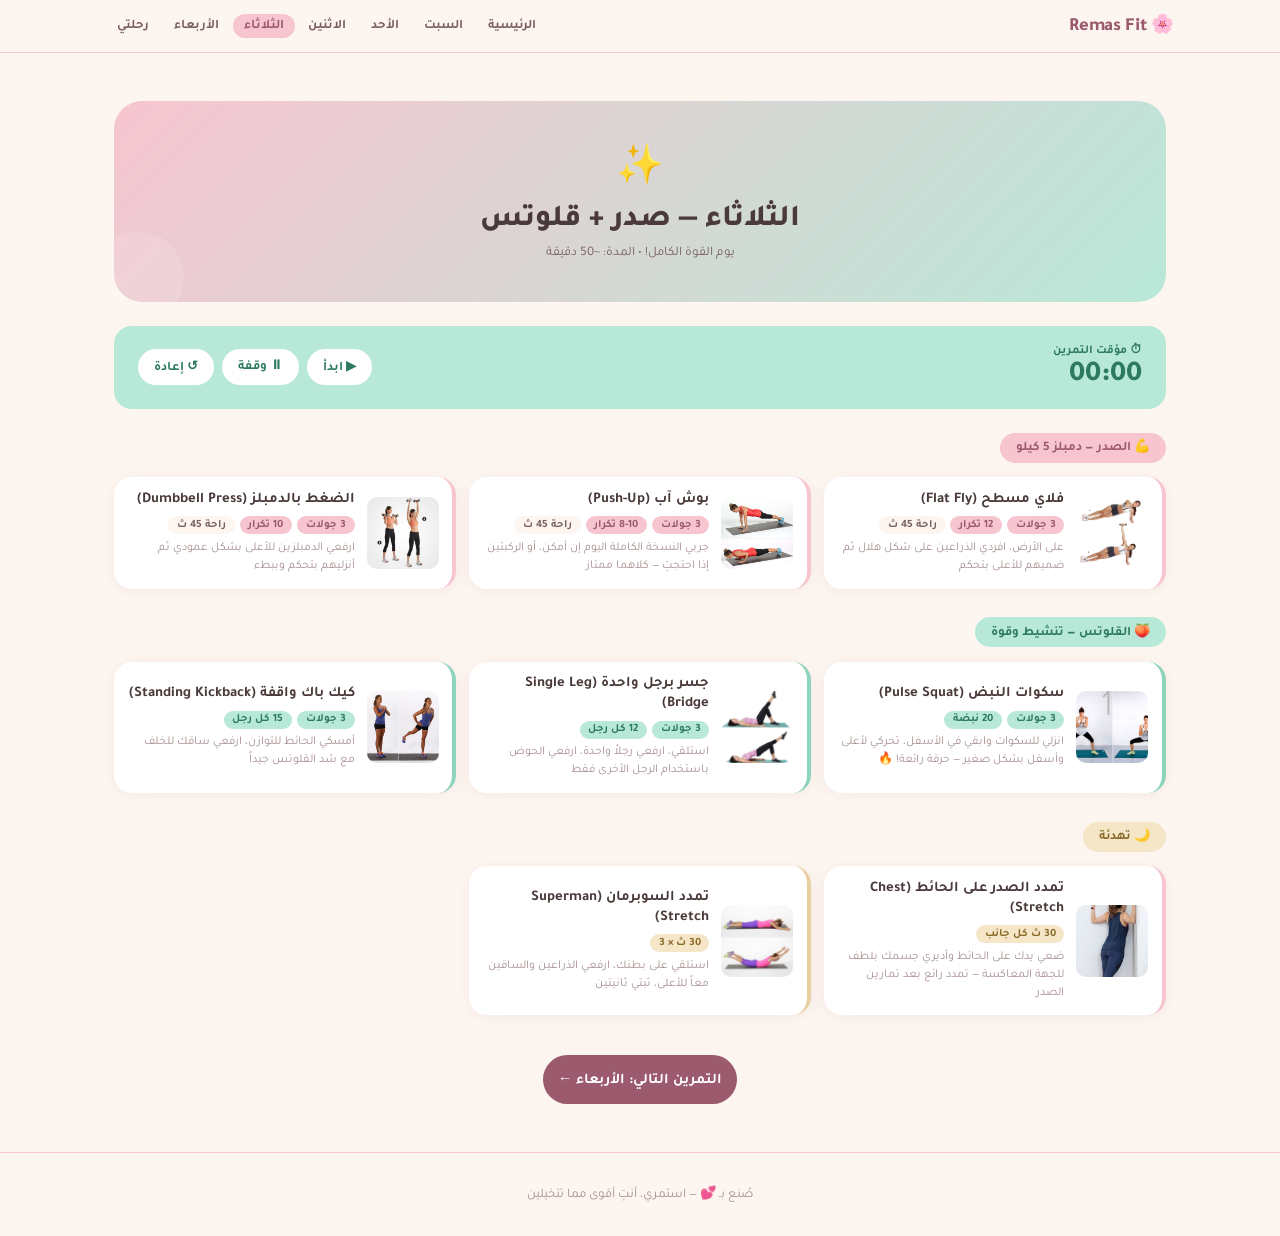
<file: tuesday.html>
<!DOCTYPE html>
<html lang="ar" dir="rtl">
<head>
<meta charset="UTF-8"/>
<meta name="viewport" content="width=device-width, initial-scale=1.0"/>
  <link rel="manifest" href="manifest.json"/>
  <meta name="mobile-web-app-capable" content="yes"/>
  <meta name="apple-mobile-web-app-capable" content="yes"/>
  <meta name="apple-mobile-web-app-status-bar-style" content="default"/>
  <meta name="apple-mobile-web-app-title" content="ريماس فت"/>
  <meta name="theme-color" content="#F7C5D0"/>
  <link rel="apple-touch-icon" href="icons/icon-192.png"/>
<title>الثلاثاء — صدر + قلوتس | ريماس فت</title>
<link rel="stylesheet" href="style.css"/>
</head>
<body>
<nav>
  <div class="nav-inner">
    <a class="nav-logo" href="index.html"> 🌸 Remas Fit</a>
    <ul class="nav-links">
      <li><a href="index.html">الرئيسية</a></li>
      <li><a href="saturday.html">السبت</a></li>
      <li><a href="sunday.html">الأحد</a></li>
      <li><a href="monday.html">الاثنين</a></li>
      <li><a href="tuesday.html" class="active">الثلاثاء</a></li>
      <li><a href="wednesday.html">الأربعاء</a></li>
      <li><a href="my-journey.html">رحلتي </a></li>
    </ul>
  </div>
</nav>

<div class="section">
  <div class="day-hero" style="background:linear-gradient(135deg,var(--blush) 0%,var(--mint) 100%)">
    <span class="day-hero-emoji">✨</span>
    <h1>الثلاثاء — صدر + قلوتس</h1>
    <p>يوم القوة الكامل! • المدة: ~50 دقيقة</p>
  </div>

  <div class="timer-bar">
    <div>
      <div class="timer-label">⏱ مؤقت التمرين</div>
      <div class="timer-display" id="timerDisplay">00:00</div>
    </div>
    <div class="timer-controls">
      <button class="timer-btn" onclick="startTimer()">▶ ابدأ</button>
      <button class="timer-btn" onclick="pauseTimer()">⏸ وقفة</button>
      <button class="timer-btn" onclick="resetTimer()">↺ إعادة</button>
    </div>
  </div>

  <div class="workout-section">
    <div class="workout-label">💪 الصدر — دمبلز 5 كيلو</div>
    <div class="exercise-grid">

      <div class="exercise-card">
        <img class="exercise-img" src="images/Flat Fly.jpg" alt="فلاي مسطح" onerror="this.style.display='none';this.nextElementSibling.style.display='flex'"/>
        <div class="exercise-img-placeholder" style="display:none"><span>💪</span>Flat Fly.jpg</div>
        <div class="exercise-body">
        <div class="exercise-name">فلاي مسطح (Flat Fly)</div>
        <div class="exercise-meta"><span class="pill blush">3 جولات</span><span class="pill blush">12 تكرار</span><span class="pill">راحة 45 ث</span></div>
        <div class="exercise-tip">على الأرض، افردي الذراعين على شكل هلال ثم ضميهم للأعلى بتحكم</div>
        </div>
      </div>

      <div class="exercise-card">
        <img class="exercise-img" src="images/Push-Up.jpg" alt="بوش آب" onerror="this.style.display='none';this.nextElementSibling.style.display='flex'"/>
        <div class="exercise-img-placeholder" style="display:none"><span>💪</span>Push-Up.jpg</div>
        <div class="exercise-body">
        <div class="exercise-name">بوش آب (Push-Up)</div>
        <div class="exercise-meta"><span class="pill blush">3 جولات</span><span class="pill blush">8-10 تكرار</span><span class="pill">راحة 45 ث</span></div>
        <div class="exercise-tip">جربي النسخة الكاملة اليوم إن أمكن، أو الركبتين إذا احتجتِ — كلاهما ممتاز</div>
        </div>
      </div>

      <div class="exercise-card">
        <img class="exercise-img" src="images/Dumbbell Press.jpg" alt="الضغط بالدمبلز" onerror="this.style.display='none';this.nextElementSibling.style.display='flex'"/>
        <div class="exercise-img-placeholder" style="display:none"><span>💪</span>Dumbbell Press.jpg</div>
        <div class="exercise-body">
        <div class="exercise-name">الضغط بالدمبلز (Dumbbell Press)</div>
        <div class="exercise-meta"><span class="pill blush">3 جولات</span><span class="pill blush">10 تكرار</span><span class="pill">راحة 45 ث</span></div>
        <div class="exercise-tip">ارفعي الدمبلزين للأعلى بشكل عمودي ثم أنزليهم بتحكم وببطء</div>
        </div>
      </div>

    </div>
  </div>

  <div class="workout-section">
    <div class="workout-label mint">🍑 القلوتس — تنشيط وقوة</div>
    <div class="exercise-grid">

      <div class="exercise-card mint-border">
        <img class="exercise-img" src="images/Pulse Squat.jpg" alt="سكوات النبض" onerror="this.style.display='none';this.nextElementSibling.style.display='flex'"/>
        <div class="exercise-img-placeholder" style="display:none"><span>🍑</span>Pulse Squat.jpg</div>
        <div class="exercise-body">
        <div class="exercise-name">سكوات النبض (Pulse Squat)</div>
        <div class="exercise-meta"><span class="pill mint">3 جولات</span><span class="pill mint">20 نبضة</span></div>
        <div class="exercise-tip">انزلي للسكوات وابقي في الأسفل، تحركي لأعلى وأسفل بشكل صغير — حرقة رائعة! 🔥</div>
        </div>
      </div>

      <div class="exercise-card mint-border">
        <img class="exercise-img" src="images/Single Leg Bridge.jpg" alt="جسر برجل واحدة" onerror="this.style.display='none';this.nextElementSibling.style.display='flex'"/>
        <div class="exercise-img-placeholder" style="display:none"><span>🍑</span>Single Leg Bridge.jpg</div>
        <div class="exercise-body">
        <div class="exercise-name">جسر برجل واحدة (Single Leg Bridge)</div>
        <div class="exercise-meta"><span class="pill mint">3 جولات</span><span class="pill mint">12 كل رجل</span></div>
        <div class="exercise-tip">استلقي، ارفعي رجلاً واحدة، ارفعي الحوض باستخدام الرجل الأخرى فقط</div>
        </div>
      </div>

      <div class="exercise-card mint-border">
        <img class="exercise-img" src="images/Standing Kickback.jpg" alt="كيك باك واقفة" onerror="this.style.display='none';this.nextElementSibling.style.display='flex'"/>
        <div class="exercise-img-placeholder" style="display:none"><span>🍑</span>Standing Kickback.jpg</div>
        <div class="exercise-body">
        <div class="exercise-name">كيك باك واقفة (Standing Kickback)</div>
        <div class="exercise-meta"><span class="pill mint">3 جولات</span><span class="pill mint">15 كل رجل</span></div>
        <div class="exercise-tip">أمسكي الحائط للتوازن، ارفعي ساقك للخلف مع شد القلوتس جيداً</div>
        </div>
      </div>

    </div>
  </div>

  <div class="workout-section">
    <div class="workout-label sand">🌙 تهدئة</div>
    <div class="exercise-grid">
      <div class="exercise-card">
        <img class="exercise-img" src="images/Chest stretch on the wall.jpg" alt="تمدد الصدر على الحائط" onerror="this.style.display='none';this.nextElementSibling.style.display='flex'"/>
        <div class="exercise-img-placeholder" style="display:none"><span>🌙</span>Chest stretch on the wall.jpg</div>
        <div class="exercise-body">
        <div class="exercise-name">تمدد الصدر على الحائط (Chest Stretch)</div>
        <div class="exercise-meta"><span class="pill sand">30 ث كل جانب</span></div>
        <div class="exercise-tip">ضعي يدك على الحائط وأديري جسمك بلطف للجهة المعاكسة — تمدد رائع بعد تمارين الصدر</div>
        </div>
      </div>
      <div class="exercise-card sand-border">
        <img class="exercise-img" src="images/Superman stretch.jpg" alt="سوبرمان ستريتش" onerror="this.style.display='none';this.nextElementSibling.style.display='flex'"/>
        <div class="exercise-img-placeholder" style="display:none"><span>🌙</span>Superman stretch.jpg</div>
        <div class="exercise-body">
        <div class="exercise-name">تمدد السوبرمان (Superman Stretch)</div>
        <div class="exercise-meta"><span class="pill sand">30 ث × 3</span></div>
        <div class="exercise-tip">استلقي على بطنك، ارفعي الذراعين والساقين معاً للأعلى، ثبتي ثانيتين</div>
        </div>
      </div>
    </div>
  </div>

  <div style="text-align:center;margin-top:2.5rem">
    <a class="next-btn" href="wednesday.html">التمرين التالي: الأربعاء ←</a>
  </div>
</div>

<footer>
  <p>صُنع بـ <span>💕</span>  — استمري، أنتِ أقوى مما تتخيلين</p>
</footer>
<script>
let t=0,running=false,iv;
function fmt(s){return String(Math.floor(s/60)).padStart(2,'0')+':'+String(s%60).padStart(2,'0');}
function startTimer(){if(!running){running=true;iv=setInterval(()=>{t++;document.getElementById('timerDisplay').textContent=fmt(t);},1000);}}
function pauseTimer(){running=false;clearInterval(iv);}
function resetTimer(){pauseTimer();t=0;document.getElementById('timerDisplay').textContent='00:00';}
</script>

<script>
if ('serviceWorker' in navigator) {
  window.addEventListener('load', () => {
    navigator.serviceWorker.register('/Remas-Fitness/sw.js');
  });
}
</script>

</body>
</html>
</file>
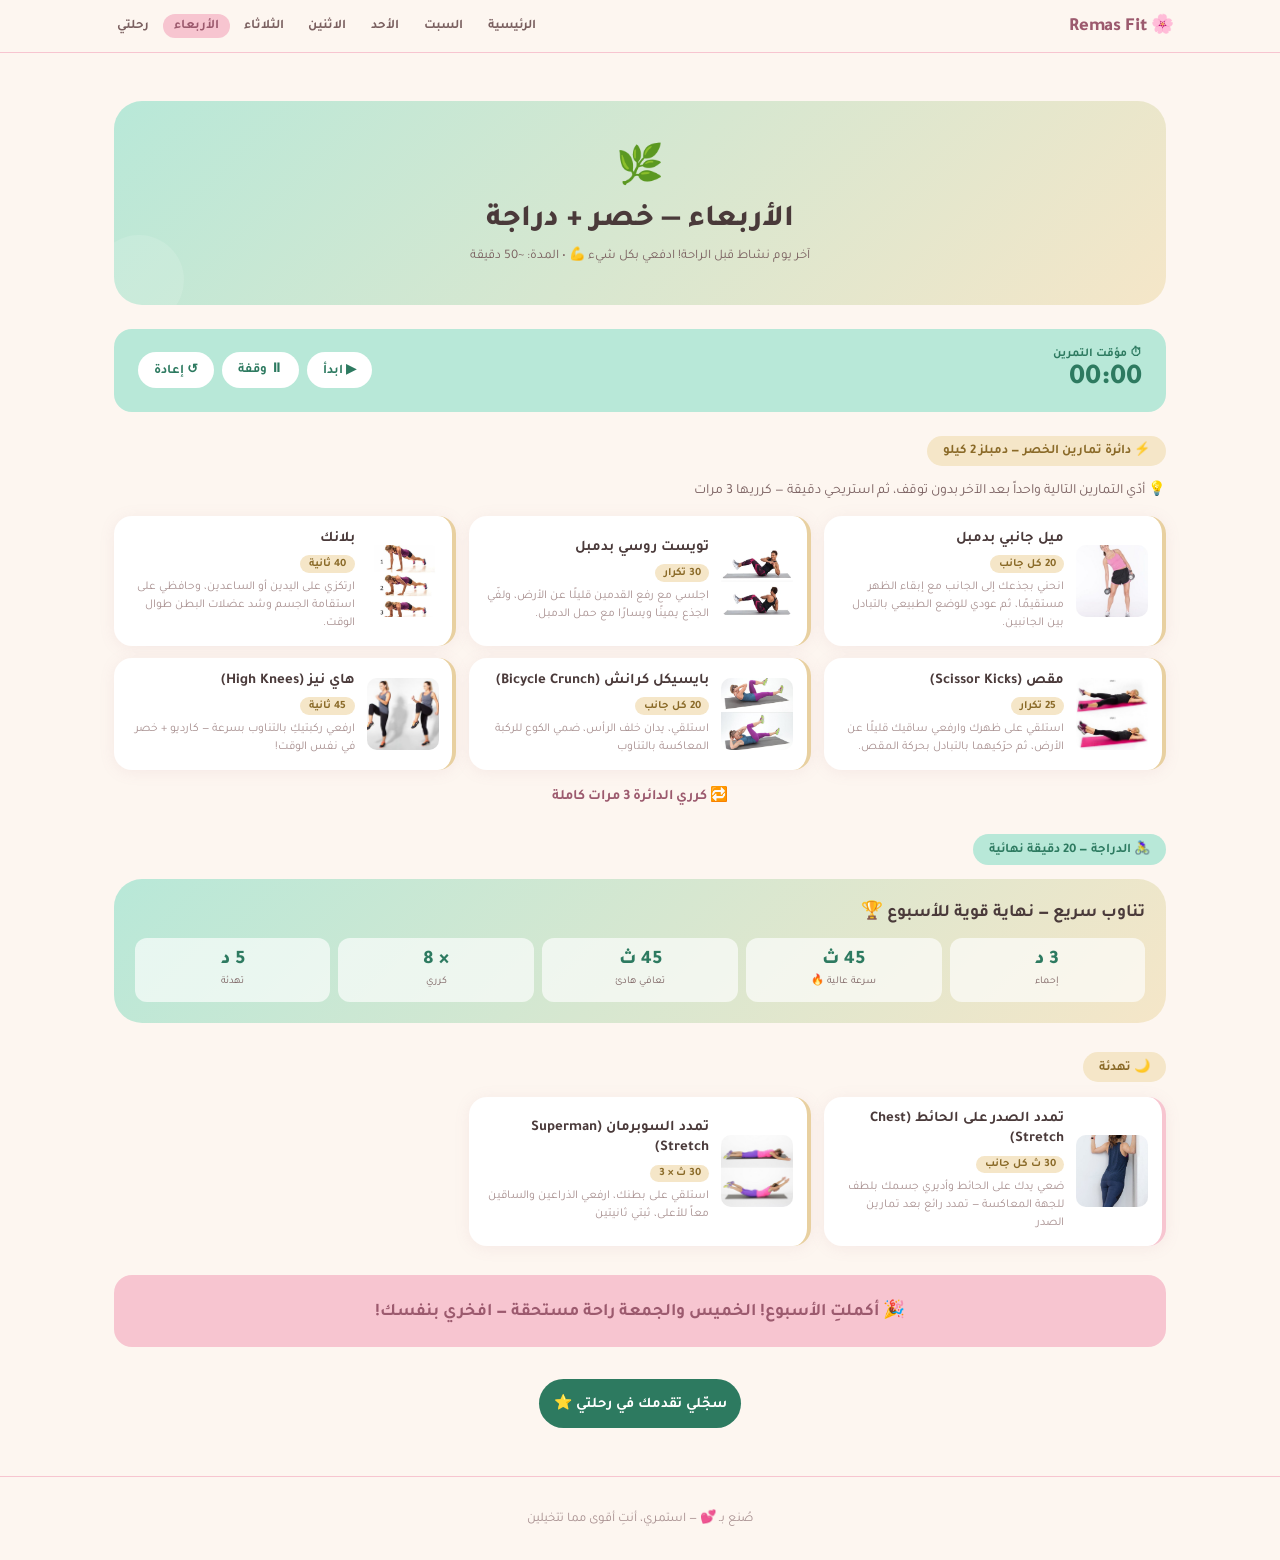
<file: wednesday.html>
<!DOCTYPE html>
<html lang="ar" dir="rtl">
<head>
<meta charset="UTF-8"/>
<meta name="viewport" content="width=device-width, initial-scale=1.0"/>
  <link rel="manifest" href="manifest.json"/>
  <meta name="mobile-web-app-capable" content="yes"/>
  <meta name="apple-mobile-web-app-capable" content="yes"/>
  <meta name="apple-mobile-web-app-status-bar-style" content="default"/>
  <meta name="apple-mobile-web-app-title" content="ريماس فت"/>
  <meta name="theme-color" content="#F7C5D0"/>
  <link rel="apple-touch-icon" href="icons/icon-192.png"/>
<title>الأربعاء — خصر + دراجة | ريماس فت</title>
<link rel="stylesheet" href="style.css"/>
</head>
<body>
<nav>
  <div class="nav-inner">
    <a class="nav-logo" href="index.html">🌸 Remas Fit </a>
    <ul class="nav-links">
      <li><a href="index.html">الرئيسية</a></li>
      <li><a href="saturday.html">السبت</a></li>
      <li><a href="sunday.html">الأحد</a></li>
      <li><a href="monday.html">الاثنين</a></li>
      <li><a href="tuesday.html">الثلاثاء</a></li>
      <li><a href="wednesday.html" class="active">الأربعاء</a></li>
      <li><a href="my-journey.html">رحلتي </a></li>
    </ul>
  </div>
</nav>

<div class="section">
  <div class="day-hero" style="background:linear-gradient(135deg,var(--mint) 0%,var(--sand) 100%)">
    <span class="day-hero-emoji">🌿</span>
    <h1>الأربعاء — خصر + دراجة</h1>
    <p>آخر يوم نشاط قبل الراحة! ادفعي بكل شيء 💪 • المدة: ~50 دقيقة</p>
  </div>

  <div class="timer-bar">
    <div>
      <div class="timer-label">⏱ مؤقت التمرين</div>
      <div class="timer-display" id="timerDisplay">00:00</div>
    </div>
    <div class="timer-controls">
      <button class="timer-btn" onclick="startTimer()">▶ ابدأ</button>
      <button class="timer-btn" onclick="pauseTimer()">⏸ وقفة</button>
      <button class="timer-btn" onclick="resetTimer()">↺ إعادة</button>
    </div>
  </div>

  <div class="workout-section">
    <div class="workout-label sand">⚡ دائرة تمارين الخصر — دمبلز 2 كيلو</div>
    <p style="font-size:0.88rem;color:var(--text-mid);margin-bottom:1rem">💡 أدّي التمارين التالية واحداً بعد الآخر بدون توقف، ثم استريحي دقيقة — كرريها 3 مرات</p>
    <div class="exercise-grid">

      <div class="exercise-card sand-border">
        <img class="exercise-img" src="images/Side bend with dumbbell.jpg" alt="ميل جانبي" onerror="this.style.display='none';this.nextElementSibling.style.display='flex'"/>
        <div class="exercise-img-placeholder" style="display:none"><span>⚡</span>Side bend with dumbbell.jpg</div>
        <div class="exercise-body">
        <div class="exercise-name">ميل جانبي بدمبل</div>
        <div class="exercise-meta"><span class="pill sand">20 كل جانب</span></div>
        <div class="exercise-tip">انحني بجذعك إلى الجانب مع إبقاء الظهر مستقيمًا، ثم عودي للوضع الطبيعي بالتبادل بين الجانبين.</div>
        </div>
      </div>

      <div class="exercise-card sand-border">
        <img class="exercise-img" src="images/Russian Twist.webp" alt="تويست روسي" onerror="this.style.display='none';this.nextElementSibling.style.display='flex'"/>
        <div class="exercise-img-placeholder" style="display:none"><span>⚡</span>Russian Twist.webp</div>
        <div class="exercise-body">
        <div class="exercise-name">تويست روسي بدمبل</div>
        <div class="exercise-meta"><span class="pill sand">30 تكرار</span></div>
        <div class="exercise-tip">اجلسي مع رفع القدمين قليلًا عن الأرض، ولفّي الجذع يمينًا ويسارًا مع حمل الدمبل.</div>
        </div>
      </div>

      <div class="exercise-card sand-border">
        <img class="exercise-img" src="images/Plank.jpg" alt="بلانك" onerror="this.style.display='none';this.nextElementSibling.style.display='flex'"/>
        <div class="exercise-img-placeholder" style="display:none"><span>⚡</span>Plank.jpg</div>
        <div class="exercise-body">
        <div class="exercise-name">بلانك</div>
        <div class="exercise-meta"><span class="pill sand">40 ثانية</span></div>
        <div class="exercise-tip">ارتكزي على اليدين أو الساعدين، وحافظي على استقامة الجسم وشد عضلات البطن طوال الوقت.</div>
        </div>
      </div>

      <div class="exercise-card sand-border">
        <img class="exercise-img" src="images/Scissor Kicks.jpg" alt="مقص" onerror="this.style.display='none';this.nextElementSibling.style.display='flex'"/>
        <div class="exercise-img-placeholder" style="display:none"><span>⚡</span>Scissor Kicks.jpg</div>
        <div class="exercise-body">
        <div class="exercise-name">مقص (Scissor Kicks)</div>
        <div class="exercise-meta"><span class="pill sand">25 تكرار</span></div>
        <div class="exercise-tip">استلقي على ظهرك وارفعي ساقيك قليلًا عن الأرض، ثم حرّكيهما بالتبادل بحركة المقص.</div>
        </div>
      </div>

      <div class="exercise-card sand-border">
        <img class="exercise-img" src="images/Bicycle Crunch.jpg" alt="بايسيكل كرانش" onerror="this.style.display='none';this.nextElementSibling.style.display='flex'"/>
        <div class="exercise-img-placeholder" style="display:none"><span>⚡</span>Bicycle Crunch.jpg</div>
        <div class="exercise-body">
        <div class="exercise-name">بايسيكل كرانش (Bicycle Crunch)</div>
        <div class="exercise-meta"><span class="pill sand">20 كل جانب</span></div>
        <div class="exercise-tip">استلقي، يدان خلف الرأس، ضمي الكوع للركبة المعاكسة بالتناوب</div>
        </div>
      </div>

      <div class="exercise-card sand-border">
        <img class="exercise-img" src="images/High Knees.jpg" alt="هاي نيز" onerror="this.style.display='none';this.nextElementSibling.style.display='flex'"/>
        <div class="exercise-img-placeholder" style="display:none"><span>⚡</span>High Knees.jpg</div>
        <div class="exercise-body">
        <div class="exercise-name">هاي نيز (High Knees)</div>
        <div class="exercise-meta"><span class="pill sand">45 ثانية</span></div>
        <div class="exercise-tip">ارفعي ركبتيكِ بالتناوب بسرعة — كارديو + خصر في نفس الوقت!</div>
        </div>
      </div>

    </div>
    <p style="text-align:center;margin-top:1rem;font-size:0.9rem;color:var(--blush-text);font-weight:700">🔁 كرري الدائرة 3 مرات كاملة</p>
  </div>

  <div class="workout-section">
    <div class="workout-label mint">🚴‍♀️ الدراجة — 20 دقيقة نهائية</div>
    <div class="bike-card">
      <h3>تناوب سريع — نهاية قوية للأسبوع 🏆</h3>
      <div class="bike-intervals">
        <div class="interval-step"><span class="time">3 د</span><span class="desc">إحماء</span></div>
        <div class="interval-step"><span class="time">45 ث</span><span class="desc">سرعة عالية 🔥</span></div>
        <div class="interval-step"><span class="time">45 ث</span><span class="desc">تعافي هادئ</span></div>
        <div class="interval-step"><span class="time">× 8</span><span class="desc">كرري</span></div>
        <div class="interval-step"><span class="time">5 د</span><span class="desc">تهدئة</span></div>
      </div>
    </div>
  </div>

  <div class="workout-section">
    <div class="workout-label sand">🌙 تهدئة</div>
    <div class="exercise-grid">
      <div class="exercise-card">
        <img class="exercise-img" src="images/Chest stretch on the wall.jpg" alt="تمدد الصدر على الحائط" onerror="this.style.display='none';this.nextElementSibling.style.display='flex'"/>
        <div class="exercise-img-placeholder" style="display:none"><span>🌙</span>Chest stretch on the wall.jpg</div>
        <div class="exercise-body">
        <div class="exercise-name">تمدد الصدر على الحائط (Chest Stretch)</div>
        <div class="exercise-meta"><span class="pill sand">30 ث كل جانب</span></div>
        <div class="exercise-tip">ضعي يدك على الحائط وأديري جسمك بلطف للجهة المعاكسة — تمدد رائع بعد تمارين الصدر</div>
        </div>
      </div>
      <div class="exercise-card sand-border">
        <img class="exercise-img" src="images/Superman stretch.jpg" alt="سوبرمان ستريتش" onerror="this.style.display='none';this.nextElementSibling.style.display='flex'"/>
        <div class="exercise-img-placeholder" style="display:none"><span>🌙</span>Superman stretch.jpg</div>
        <div class="exercise-body">
        <div class="exercise-name">تمدد السوبرمان (Superman Stretch)</div>
        <div class="exercise-meta"><span class="pill sand">30 ث × 3</span></div>
        <div class="exercise-tip">استلقي على بطنك، ارفعي الذراعين والساقين معاً للأعلى، ثبتي ثانيتين</div>
        </div>
      </div>
    </div>
  </div>

  <div style="background:var(--blush);border-radius:var(--radius-md);padding:1.5rem;text-align:center;margin-top:1.5rem">
    <p style="font-size:1.1rem;font-weight:700;color:var(--blush-text)">🎉 أكملتِ الأسبوع! الخميس والجمعة راحة مستحقة — افخري بنفسك!</p>
  </div>

  <div style="text-align:center;margin-top:2rem">
    <a class="next-btn mint" href="my-journey.html">سجّلي تقدمك في رحلتي ⭐</a>
  </div>
</div>

<footer>
  <p>صُنع بـ <span>💕</span>  — استمري، أنتِ أقوى مما تتخيلين</p>
</footer>
<script>
let t=0,running=false,iv;
function fmt(s){return String(Math.floor(s/60)).padStart(2,'0')+':'+String(s%60).padStart(2,'0');}
function startTimer(){if(!running){running=true;iv=setInterval(()=>{t++;document.getElementById('timerDisplay').textContent=fmt(t);},1000);}}
function pauseTimer(){running=false;clearInterval(iv);}
function resetTimer(){pauseTimer();t=0;document.getElementById('timerDisplay').textContent='00:00';}
</script>

<script>
if ('serviceWorker' in navigator) {
  window.addEventListener('load', () => {
    navigator.serviceWorker.register('/Remas-Fitness/sw.js');
  });
}
</script>

</body>
</html>
</file>
<file: style.css>
@import url('https://fonts.googleapis.com/css2?family=Tajawal:wght@300;400;500;700;800&display=swap');

/* ─── المتغيرات ─── */
:root {
  --blush: #F7C5D0;
  --blush-dark: #e8a0b5;
  --blush-text: #9c5a6e;
  --mint: #B8E8D8;
  --mint-dark: #8dd4bc;
  --mint-text: #2d7a60;
  --sand: #F5E6C8;
  --sand-dark: #e8d0a0;
  --sand-text: #8a6a28;
  --cream: #FDF6F0;
  --cream-2: #fef9f5;
  --white: #ffffff;
  --text-dark: #4a3a3a;
  --text-mid: #7a6060;
  --text-light: #a89090;
  --radius-sm: 12px;
  --radius-md: 18px;
  --radius-lg: 28px;
  --shadow-soft: 0 2px 16px rgba(180,120,140,0.10);
  --shadow-card: 0 6px 24px rgba(180,120,140,0.15);
  --transition: 0.25s ease;

  /* أحجام الخط — أصغر للجوال */
  --fs-xs: 0.75rem;
  --fs-sm: 0.82rem;
  --fs-md: 0.92rem;
  --fs-lg: 1.1rem;
  --fs-xl: 1.4rem;
  --fs-2xl: 1.8rem;
}

/* ─── أساسيات ─── */
*, *::before, *::after {
  margin: 0;
  padding: 0;
  box-sizing: border-box;
  -webkit-tap-highlight-color: transparent;
}

html {
  scroll-behavior: smooth;
  overflow-x: hidden;
  /* منع التكبير التلقائي في iOS */
  -webkit-text-size-adjust: 100%;
}

body {
  font-family: 'Tajawal', sans-serif;
  background-color: var(--cream);
  color: var(--text-dark);
  min-height: 100vh;
  direction: rtl;
  overflow-x: hidden;
  /* safe area للأيفون */
  padding-bottom: env(safe-area-inset-bottom, 0px);
  /* تحسين الخط على iOS */
  -webkit-font-smoothing: antialiased;
}

/* منع التكبير عند الضغط على الـ inputs */
input, textarea, select, button {
  font-family: 'Tajawal', sans-serif;
  font-size: 16px;
  touch-action: manipulation;
}

/* ─── NAV ─── */
nav {
  background: rgba(253,246,240,0.96);
  backdrop-filter: blur(16px);
  -webkit-backdrop-filter: blur(16px);
  border-bottom: 1.5px solid var(--blush);
  position: sticky;
  top: 0;
  z-index: 100;
  /* safe area للـ notch */
  padding-top: env(safe-area-inset-top, 0px);
}

.nav-inner {
  max-width: 1100px;
  width: 100%;
  margin: 0 auto;
  display: flex;
  align-items: center;
  justify-content: space-between;
  height: 52px;
  padding: 0 1rem;
}

.nav-logo {
  font-size: 1.15rem;
  font-weight: 800;
  color: var(--blush-text);
  text-decoration: none;
  white-space: nowrap;
  letter-spacing: -0.3px;
}

.nav-links {
  display: flex;
  gap: 0.15rem;
  list-style: none;
}

.nav-links a {
  text-decoration: none;
  color: var(--text-mid);
  font-size: 0.82rem;
  font-weight: 600;
  padding: 0.35rem 0.7rem;
  border-radius: 50px;
  transition: var(--transition);
}

.nav-links a:hover,
.nav-links a.active {
  background: var(--blush);
  color: var(--blush-text);
}


/* ─── SECTION ─── */
.section {
  max-width: 1100px;
  width: 100%;
  margin: 2rem auto;
  padding: 0 1rem;
  box-sizing: border-box;
}

/* ─── HERO ─── */
.hero {
  text-align: center;
  padding: 1.5rem 1rem 0;
  max-width: 1100px;
  margin: 0 auto;
  width: 100%;
}

.hero-badge {
  display: inline-block;
  background: var(--blush);
  color: var(--blush-text);
  font-size: var(--fs-sm);
  font-weight: 700;
  padding: 0.35rem 1.2rem;
  border-radius: 50px;
  margin-bottom: 1rem;
  animation: fadeUp 0.5s ease both;
}

.hero h1 {
  font-size: clamp(1.6rem, 5vw, 2.8rem);
  font-weight: 800;
  color: var(--text-dark);
  line-height: 1.3;
  margin-bottom: 0.8rem;
  animation: fadeUp 0.6s ease both;
}

.hero h1 span { color: var(--blush-text); }

.hero-sub {
  font-size: var(--fs-md);
  color: var(--text-mid);
  max-width: 480px;
  margin: 0 auto 1.5rem;
  line-height: 1.7;
  animation: fadeUp 0.7s ease both;
}

/* ─── QUOTE CARDS ─── */
.quotes-grid {
  display: grid;
  grid-template-columns: repeat(auto-fit, minmax(240px, 1fr));
  gap: 1rem;
  max-width: 1100px;
  width: 100%;
  margin: 1.5rem auto;
  padding: 0 1rem;
  box-sizing: border-box;
}

.quote-card {
  border-radius: var(--radius-md);
  padding: 1.2rem;
  position: relative;
  overflow: hidden;
  box-shadow: var(--shadow-soft);
  animation: fadeUp 0.7s ease both;
}

.quote-card:nth-child(1) { background: var(--blush); animation-delay: 0.1s; }
.quote-card:nth-child(2) { background: var(--mint);  animation-delay: 0.15s; }
.quote-card:nth-child(3) { background: var(--sand);  animation-delay: 0.2s; }

.quote-card::before {
  content: '❝';
  position: absolute;
  top: -8px; right: 12px;
  font-size: 3.5rem;
  opacity: 0.1;
  font-family: serif;
}

.quote-card p { font-size: var(--fs-md); font-weight: 600; line-height: 1.6; color: var(--text-dark); }
.quote-card span { display: block; margin-top: 0.5rem; font-size: var(--fs-xs); color: var(--text-mid); }

/* ─── SECTION TITLES ─── */
.section-title {
  text-align: center;
  font-size: var(--fs-xl);
  font-weight: 800;
  color: var(--text-dark);
  margin-bottom: 0.3rem;
}

.section-sub {
  text-align: center;
  color: var(--text-light);
  font-size: var(--fs-sm);
  margin-bottom: 1.5rem;
}

/* ─── WEEK GRID ─── */
.week-grid {
  display: grid;
  grid-template-columns: repeat(4, 1fr);
  gap: 0.7rem;
}

.day-card {
  background: var(--white);
  border-radius: var(--radius-md);
  padding: 1rem 0.5rem;
  text-align: center;
  text-decoration: none;
  color: inherit;
  box-shadow: var(--shadow-soft);
  transition: var(--transition);
  border: 2px solid transparent;
  display: block;
  /* حجم أدنى للضغط */
  min-height: 88px;
}

.day-card:active { transform: scale(0.97); }
.day-card.rest { background: var(--cream-2); opacity: 0.82; }

.day-emoji  { font-size: 1.6rem; display: block; margin-bottom: 0.3rem; }
.day-name   { font-weight: 700; font-size: 0.8rem; color: var(--text-dark); display: block; margin-bottom: 0.2rem; }
.day-focus  { font-size: 0.68rem; color: var(--text-light); line-height: 1.3; }

/* ─── DAY HERO ─── */
.day-hero {
  background: linear-gradient(135deg, var(--blush) 0%, var(--sand) 100%);
  border-radius: var(--radius-lg);
  padding: 1.8rem 1.2rem;
  text-align: center;
  margin-bottom: 1.5rem;
  position: relative;
  overflow: hidden;
}

.day-hero::after {
  content: '';
  position: absolute;
  bottom: -20px; left: -20px;
  width: 90px; height: 90px;
  background: rgba(255,255,255,0.12);
  border-radius: 50%;
}

.day-hero-emoji { font-size: 2.4rem; display: block; margin-bottom: 0.4rem; }
.day-hero h1 { font-weight: 800; font-size: var(--fs-xl); color: var(--text-dark); margin-bottom: 0.3rem; line-height: 1.3; }
.day-hero p  { color: var(--text-mid); font-size: var(--fs-sm); }

/* ─── TIMER ─── */
.timer-bar {
  background: var(--mint);
  border-radius: var(--radius-md);
  padding: 0.9rem 1.1rem;
  display: flex;
  align-items: center;
  justify-content: space-between;
  margin-bottom: 1.5rem;
  gap: 0.8rem;
}

.timer-label { font-size: var(--fs-xs); font-weight: 700; color: var(--mint-text); }
.timer-display { font-size: 1.8rem; font-weight: 800; color: var(--mint-text); font-variant-numeric: tabular-nums; }
.timer-controls { display: flex; gap: 0.5rem; }

.timer-btn {
  background: var(--white);
  border: none;
  border-radius: 50px;
  padding: 0.5rem 1rem;
  font-size: var(--fs-sm);
  font-weight: 700;
  color: var(--mint-text);
  cursor: pointer;
  transition: var(--transition);
  min-width: 44px;
  min-height: 36px;
}
.timer-btn:active { background: var(--mint-dark); transform: scale(0.96); }

/* ─── WORKOUT SECTION ─── */
.workout-section { margin-bottom: 1.8rem; width: 100%; }

.workout-label {
  display: inline-flex;
  align-items: center;
  gap: 0.4rem;
  background: var(--blush);
  color: var(--blush-text);
  font-size: var(--fs-sm);
  font-weight: 700;
  padding: 0.35rem 1rem;
  border-radius: 50px;
  margin-bottom: 0.9rem;
}
.workout-label.mint { background: var(--mint); color: var(--mint-text); }
.workout-label.sand { background: var(--sand); color: var(--sand-text); }

/* ─── EXERCISE GRID & CARDS ─── */
.exercise-grid {
  display: flex;
  flex-direction: column;
  gap: 0.8rem;
  width: 100%;
}

.exercise-card {
  background: var(--white);
  border-radius: var(--radius-md);
  padding: 0.85rem;
  box-shadow: var(--shadow-soft);
  border-right: 4px solid var(--blush);
  display: flex;
  flex-direction: row;
  gap: 0.75rem;
  align-items: center;
  width: 100%;
  transition: var(--transition);
  min-height: 80px;
}
.exercise-card:active { transform: scale(0.99); box-shadow: var(--shadow-card); }
.exercise-card.mint-border { border-color: var(--mint-dark); }
.exercise-card.sand-border { border-color: var(--sand-dark); }

.exercise-img {
  width: 72px;
  height: 72px;
  min-width: 72px;
  max-width: 72px;
  object-fit: cover;
  border-radius: 10px;
  flex-shrink: 0;
  background: var(--cream);
}

.exercise-img-placeholder {
  width: 72px;
  height: 72px;
  min-width: 72px;
  max-width: 72px;
  border-radius: 10px;
  background: var(--cream);
  display: flex;
  align-items: center;
  justify-content: center;
  flex-direction: column;
  border: 2px dashed var(--blush-dark);
  color: var(--text-light);
  font-size: 0.55rem;
  text-align: center;
  padding: 0.3rem;
  word-break: break-word;
  flex-shrink: 0;
}
.exercise-img-placeholder span { font-size: 1.3rem; display: block; margin-bottom: 2px; }

.exercise-body {
  flex: 1;
  min-width: 0;
}

.exercise-name {
  font-weight: 700;
  font-size: var(--fs-md);
  color: var(--text-dark);
  margin-bottom: 0.35rem;
  line-height: 1.35;
}

.exercise-meta {
  display: flex;
  gap: 0.3rem;
  flex-wrap: wrap;
  margin-bottom: 0.3rem;
}

.pill {
  background: var(--cream);
  color: var(--text-mid);
  font-size: 0.7rem;
  font-weight: 700;
  padding: 0.15rem 0.55rem;
  border-radius: 50px;
  white-space: nowrap;
}
.pill.blush { background: var(--blush); color: var(--blush-text); }
.pill.mint  { background: var(--mint);  color: var(--mint-text); }
.pill.sand  { background: var(--sand);  color: var(--sand-text); }

.exercise-tip {
  font-size: var(--fs-xs);
  color: var(--text-light);
  line-height: 1.5;
}

/* ─── BIKE CARD ─── */
.bike-card {
  background: linear-gradient(135deg, var(--mint) 0%, var(--sand) 100%);
  border-radius: var(--radius-lg);
  padding: 1.3rem;
  margin-bottom: 1rem;
}
.bike-card h3 { font-size: var(--fs-lg); font-weight: 700; color: var(--text-dark); margin-bottom: 0.9rem; }

.bike-intervals {
  display: grid;
  grid-template-columns: repeat(5, 1fr);
  gap: 0.5rem;
}

.interval-step {
  background: rgba(255,255,255,0.65);
  border-radius: var(--radius-sm);
  padding: 0.7rem 0.4rem;
  text-align: center;
}
.interval-step .time { font-size: 1.2rem; font-weight: 800; color: var(--mint-text); display: block; }
.interval-step .desc { font-size: 0.65rem; color: var(--text-mid); line-height: 1.3; }

/* ─── NEXT BTN ─── */
.next-btn {
  display: block;
  width: 100%;
  background: var(--blush-text);
  color: white;
  padding: 0.9rem;
  border-radius: 50px;
  text-decoration: none;
  font-weight: 700;
  font-size: var(--fs-md);
  text-align: center;
  transition: var(--transition);
  min-height: 48px;
}
.next-btn:active { opacity: 0.85; transform: scale(0.98); }
.next-btn.mint { background: var(--mint-text); }
.next-btn.sand { background: var(--sand-text); }

/* ─── JOURNEY PAGE ─── */
.journey-tabs {
  display: flex;
  background: var(--white);
  padding: 0.4rem;
  border-radius: 50px;
  width: 100%;
  margin: 0 auto 1.5rem;
  box-shadow: var(--shadow-soft);
  justify-content: space-between;
}

.tab-btn {
  background: transparent;
  border: none;
  padding: 0.5rem 0.8rem;
  border-radius: 50px;
  font-size: var(--fs-sm);
  font-weight: 700;
  color: var(--text-mid);
  cursor: pointer;
  transition: var(--transition);
  flex: 1;
  text-align: center;
  min-height: 40px;
}
.tab-btn.active { background: var(--blush); color: var(--blush-text); }

.tab-content { display: none; }
.tab-content.active { display: block; animation: fadeUp 0.3s ease both; }

.progress-week {
  background: var(--white);
  border-radius: var(--radius-md);
  padding: 1.1rem;
  box-shadow: var(--shadow-soft);
  margin-bottom: 1rem;
}
.progress-week h3 { font-size: var(--fs-md); font-weight: 700; margin-bottom: 0.9rem; }

.progress-days { display: flex; gap: 0.5rem; flex-wrap: wrap; }

.progress-day {
  width: 42px; height: 42px;
  border-radius: 50%;
  border: 2px solid var(--blush);
  display: flex; align-items: center; justify-content: center;
  font-size: 0.72rem; font-weight: 700;
  color: var(--text-light);
  cursor: pointer;
  transition: var(--transition);
  user-select: none;
  min-width: 42px;
}
.progress-day:active { transform: scale(0.92); }
.progress-day.done { background: var(--blush); color: var(--blush-text); border-color: var(--blush-dark); }
.progress-day.rest-day { border-color: var(--mint); color: var(--mint-text); }
.progress-day.rest-day.done { background: var(--mint); }

.note-box textarea {
  width: 100%;
  border: 1.5px solid var(--blush);
  border-radius: var(--radius-sm);
  padding: 0.75rem;
  font-size: 16px;
  color: var(--text-dark);
  background: var(--cream);
  resize: none;
  min-height: 70px;
  outline: none;
  margin-top: 0.9rem;
  direction: rtl;
  line-height: 1.6;
}
.note-box textarea:focus { border-color: var(--blush-dark); background: var(--white); }

.goals-grid {
  display: grid;
  grid-template-columns: 1fr 1fr;
  gap: 0.8rem;
}

.goal-card {
  background: var(--white);
  border-radius: var(--radius-md);
  padding: 1rem;
  box-shadow: var(--shadow-soft);
  text-align: center;
}
.goal-icon { font-size: 1.6rem; margin-bottom: 0.4rem; display: block; }
.goal-card h3 { font-size: var(--fs-sm); font-weight: 700; color: var(--text-dark); margin-bottom: 0.6rem; }

.goal-input {
  width: 100%;
  border: 1.5px solid var(--blush);
  border-radius: var(--radius-sm);
  padding: 0.55rem 0.7rem;
  font-size: 16px;
  color: var(--text-dark);
  background: var(--cream);
  outline: none;
  text-align: center;
  direction: rtl;
}
.goal-input:focus { border-color: var(--blush-dark); background: var(--white); }

.library-filter {
  display: flex;
  gap: 0.4rem;
  flex-wrap: wrap;
  margin-bottom: 1.2rem;
  justify-content: center;
}

.filter-btn {
  background: var(--white);
  border: 1.5px solid var(--blush);
  color: var(--blush-text);
  padding: 0.4rem 0.9rem;
  border-radius: 50px;
  font-size: var(--fs-sm);
  font-weight: 700;
  cursor: pointer;
  transition: var(--transition);
  min-height: 36px;
}
.filter-btn.active, .filter-btn:active { background: var(--blush); }

.save-btn {
  background: var(--blush-text);
  color: white;
  border: none;
  padding: 0.65rem 1.5rem;
  border-radius: 50px;
  font-size: var(--fs-md);
  font-weight: 700;
  cursor: pointer;
  min-height: 44px;
  transition: var(--transition);
}
.save-btn:active { opacity: 0.85; transform: scale(0.97); }

/* ─── FOOTER ─── */
footer {
  text-align: center;
  padding: 2rem 1rem;
  color: var(--text-light);
  font-size: var(--fs-sm);
  border-top: 1.5px solid var(--blush);
  margin-top: 2rem;
  /* مسافة فوق الـ bottom nav */
  margin-bottom: 70px;
}
footer span { color: var(--blush-text); }

/* ─── ANIMATIONS ─── */
@keyframes fadeUp {
  from { opacity: 0; transform: translateY(16px); }
  to   { opacity: 1; transform: translateY(0); }
}

/* ─── DESKTOP — شاشات كبيرة ─── */
@media (min-width: 768px) {
  .nav-links { display: flex; }

  footer { margin-bottom: 0; }

  .exercise-grid {
    display: grid;
    grid-template-columns: repeat(auto-fill, minmax(300px, 1fr));
    flex-direction: unset;
  }

  .week-grid { grid-template-columns: repeat(7, 1fr); }

  .goals-grid { grid-template-columns: repeat(3, 1fr); }

  .bike-intervals { grid-template-columns: repeat(5, 1fr); }

  .next-btn { width: auto; display: inline-block; }

  .section { padding: 0 1.5rem; margin: 3rem auto; }

  .day-hero { padding: 2.5rem 2rem; }
  .day-hero h1 { font-size: 1.9rem; }

  .timer-bar { padding: 1rem 1.5rem; }

  .journey-tabs { width: fit-content; }

  .hero { padding: 2.5rem 2rem 0; }
  .quotes-grid { padding: 0 1.5rem; }
}

/* ─── MOBILE — الجوال ─── */
@media (max-width: 767px) {
  .nav-links {
    display: flex;
    gap: 0.1rem;
    overflow-x: auto;
    -webkit-overflow-scrolling: touch;
    scrollbar-width: none;
    padding-bottom: 2px;
  }
  .nav-links::-webkit-scrollbar { display: none; }

  .nav-links a {
    font-size: 0.75rem;
    padding: 0.3rem 0.55rem;
    white-space: nowrap;
  }

  .nav-logo { font-size: 1rem; }

  /* مسافة تحت المحتوى */
  body { padding-bottom: 1rem; }

  footer { margin-bottom: 0; }

  .week-grid { grid-template-columns: repeat(4, 1fr); gap: 0.5rem; }

  .bike-intervals { grid-template-columns: repeat(3, 1fr); }

  .exercise-card { align-items: flex-start; }

  .timer-bar { flex-wrap: nowrap; }
  .timer-display { font-size: 1.5rem; }
  .timer-btn { padding: 0.45rem 0.75rem; font-size: 0.78rem; }
}

/* ─── أيفون صغير ─── */
@media (max-width: 390px) {
  .week-grid { grid-template-columns: repeat(4, 1fr); gap: 0.4rem; }
  .day-emoji { font-size: 1.3rem; }
  .day-name { font-size: 0.7rem; }
  .day-focus { font-size: 0.6rem; }

  .exercise-img, .exercise-img-placeholder {
    width: 60px; height: 60px;
    min-width: 60px; max-width: 60px;
  }

  .bike-intervals { grid-template-columns: repeat(3, 1fr); }

  .goals-grid { grid-template-columns: 1fr; }
}
</file>
